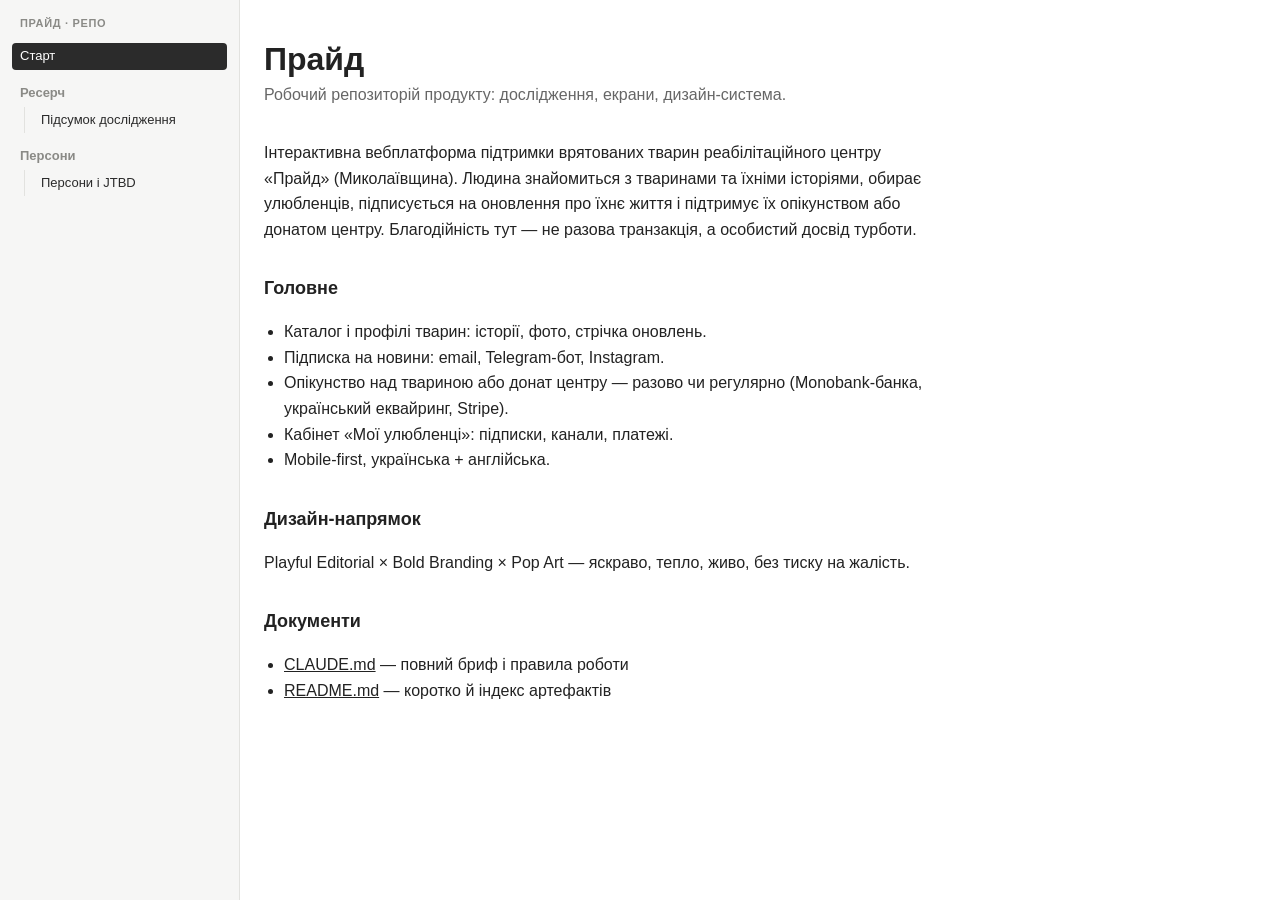
<file: index.html>
<!doctype html>
<html lang="uk" data-root="./">
<head>
  <meta charset="utf-8">
  <meta name="viewport" content="width=device-width, initial-scale=1">
  <title>Прайд · репо</title>
  <link rel="stylesheet" href="./_nav/nav.css">
  <script defer src="./_nav/tree.js"></script>
  <script defer src="./_nav/nav.js"></script>
  <style>
    body {
      margin: 0;
      background: #ffffff;
      color: #222;
      font: 16px/1.6 -apple-system, BlinkMacSystemFont, "Segoe UI", Roboto, sans-serif;
    }
    main { max-width: 680px; padding: 40px 24px 64px; }
    h1 { margin: 0 0 4px; font-size: 32px; line-height: 1.2; }
    .lead { margin: 0 0 32px; color: #666; }
    h2 { margin: 32px 0 8px; font-size: 18px; }
    ul { padding-left: 20px; }
    a { color: inherit; }
    @media (prefers-color-scheme: dark) {
      body { background: #141413; color: #e6e6e3; }
      .lead { color: #9a9a95; }
    }
  </style>
</head>
<body>
  <main>
    <h1>Прайд</h1>
    <p class="lead">Робочий репозиторій продукту: дослідження, екрани, дизайн-система.</p>

    <p>Інтерактивна вебплатформа підтримки врятованих тварин реабілітаційного центру «Прайд» (Миколаївщина). Людина знайомиться з тваринами та їхніми історіями, обирає улюбленців, підписується на оновлення про їхнє життя і підтримує їх опікунством або донатом центру. Благодійність тут — не разова транзакція, а особистий досвід турботи.</p>

    <h2>Головне</h2>
    <ul>
      <li>Каталог і профілі тварин: історії, фото, стрічка оновлень.</li>
      <li>Підписка на новини: email, Telegram-бот, Instagram.</li>
      <li>Опікунство над твариною або донат центру — разово чи регулярно (Monobank-банка, український еквайринг, Stripe).</li>
      <li>Кабінет «Мої улюбленці»: підписки, канали, платежі.</li>
      <li>Mobile-first, українська + англійська.</li>
    </ul>

    <h2>Дизайн-напрямок</h2>
    <p>Playful Editorial × Bold Branding × Pop Art — яскраво, тепло, живо, без тиску на жалість.</p>

    <h2>Документи</h2>
    <ul>
      <li><a href="https://github.com/diadieva/pride/blob/main/CLAUDE.md">CLAUDE.md</a> — повний бриф і правила роботи</li>
      <li><a href="https://github.com/diadieva/pride/blob/main/README.md">README.md</a> — коротко й індекс артефактів</li>
    </ul>
  </main>
</body>
</html>
</file>
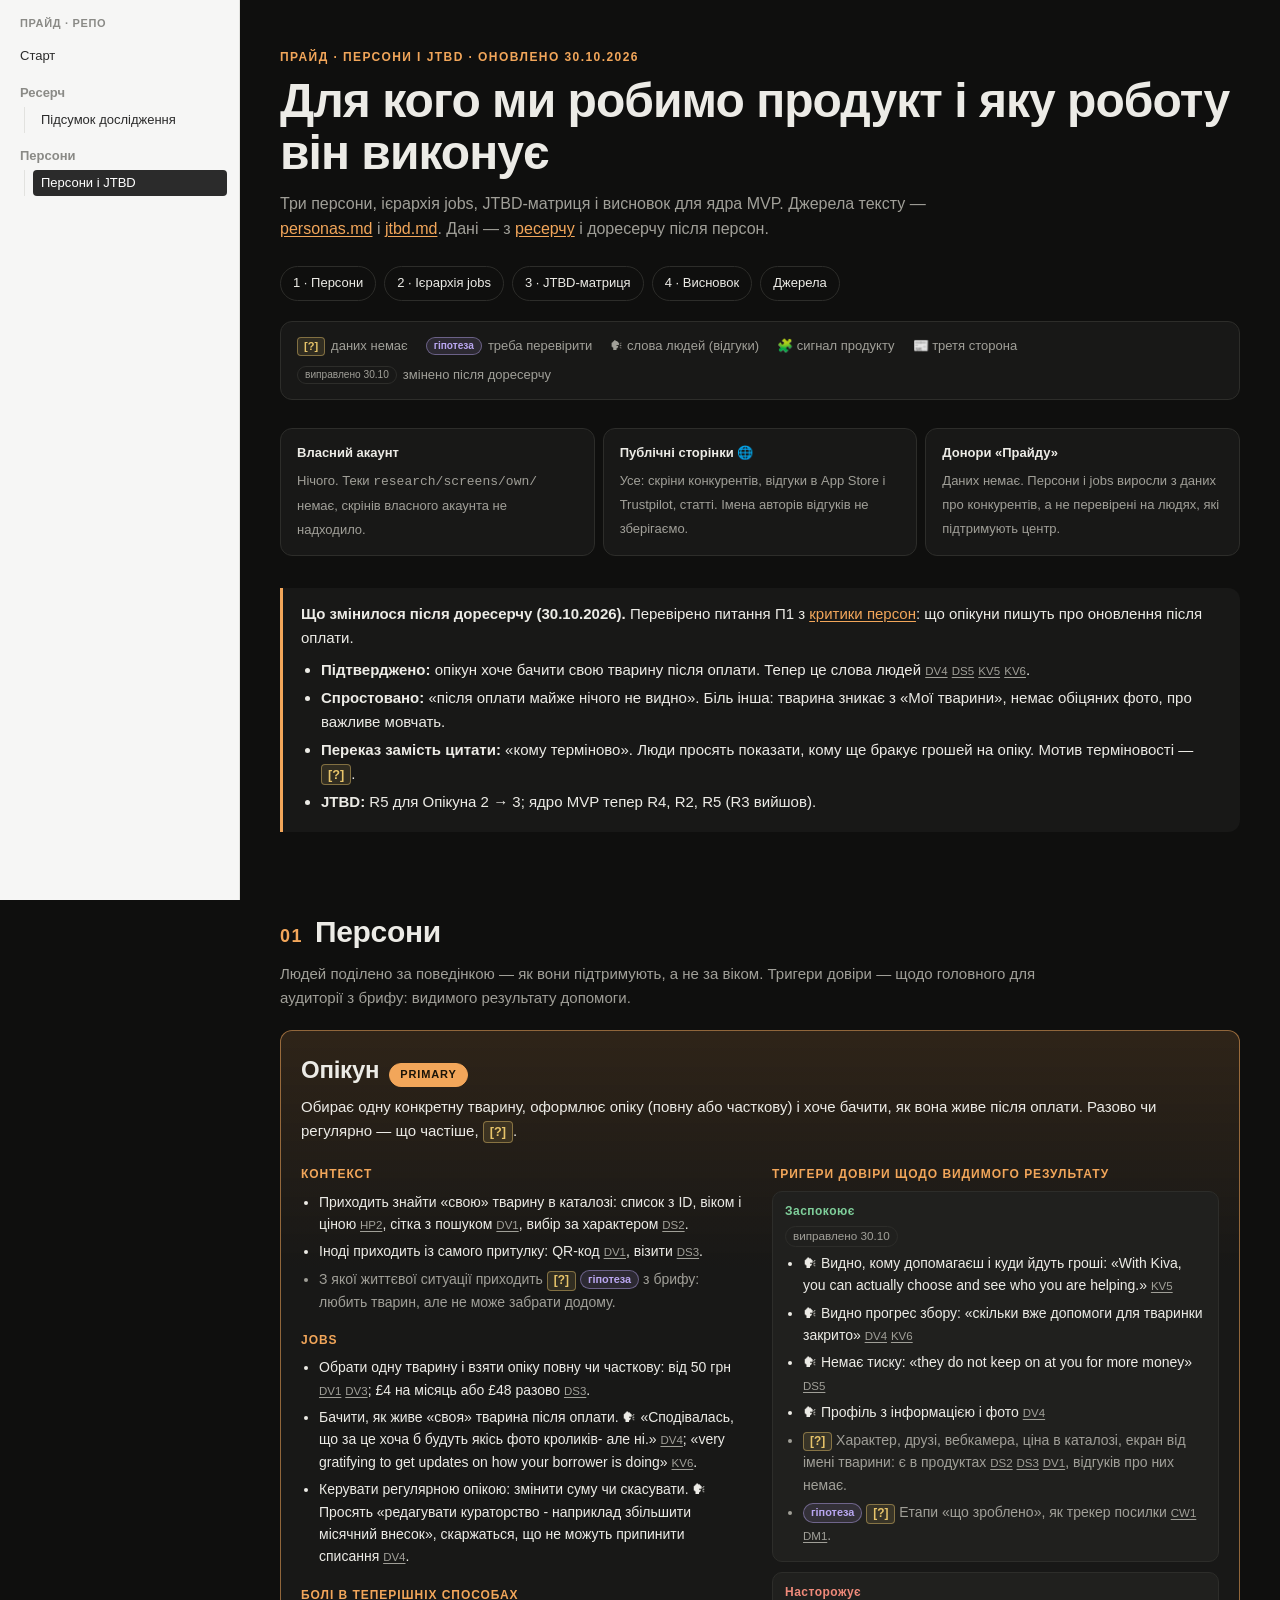
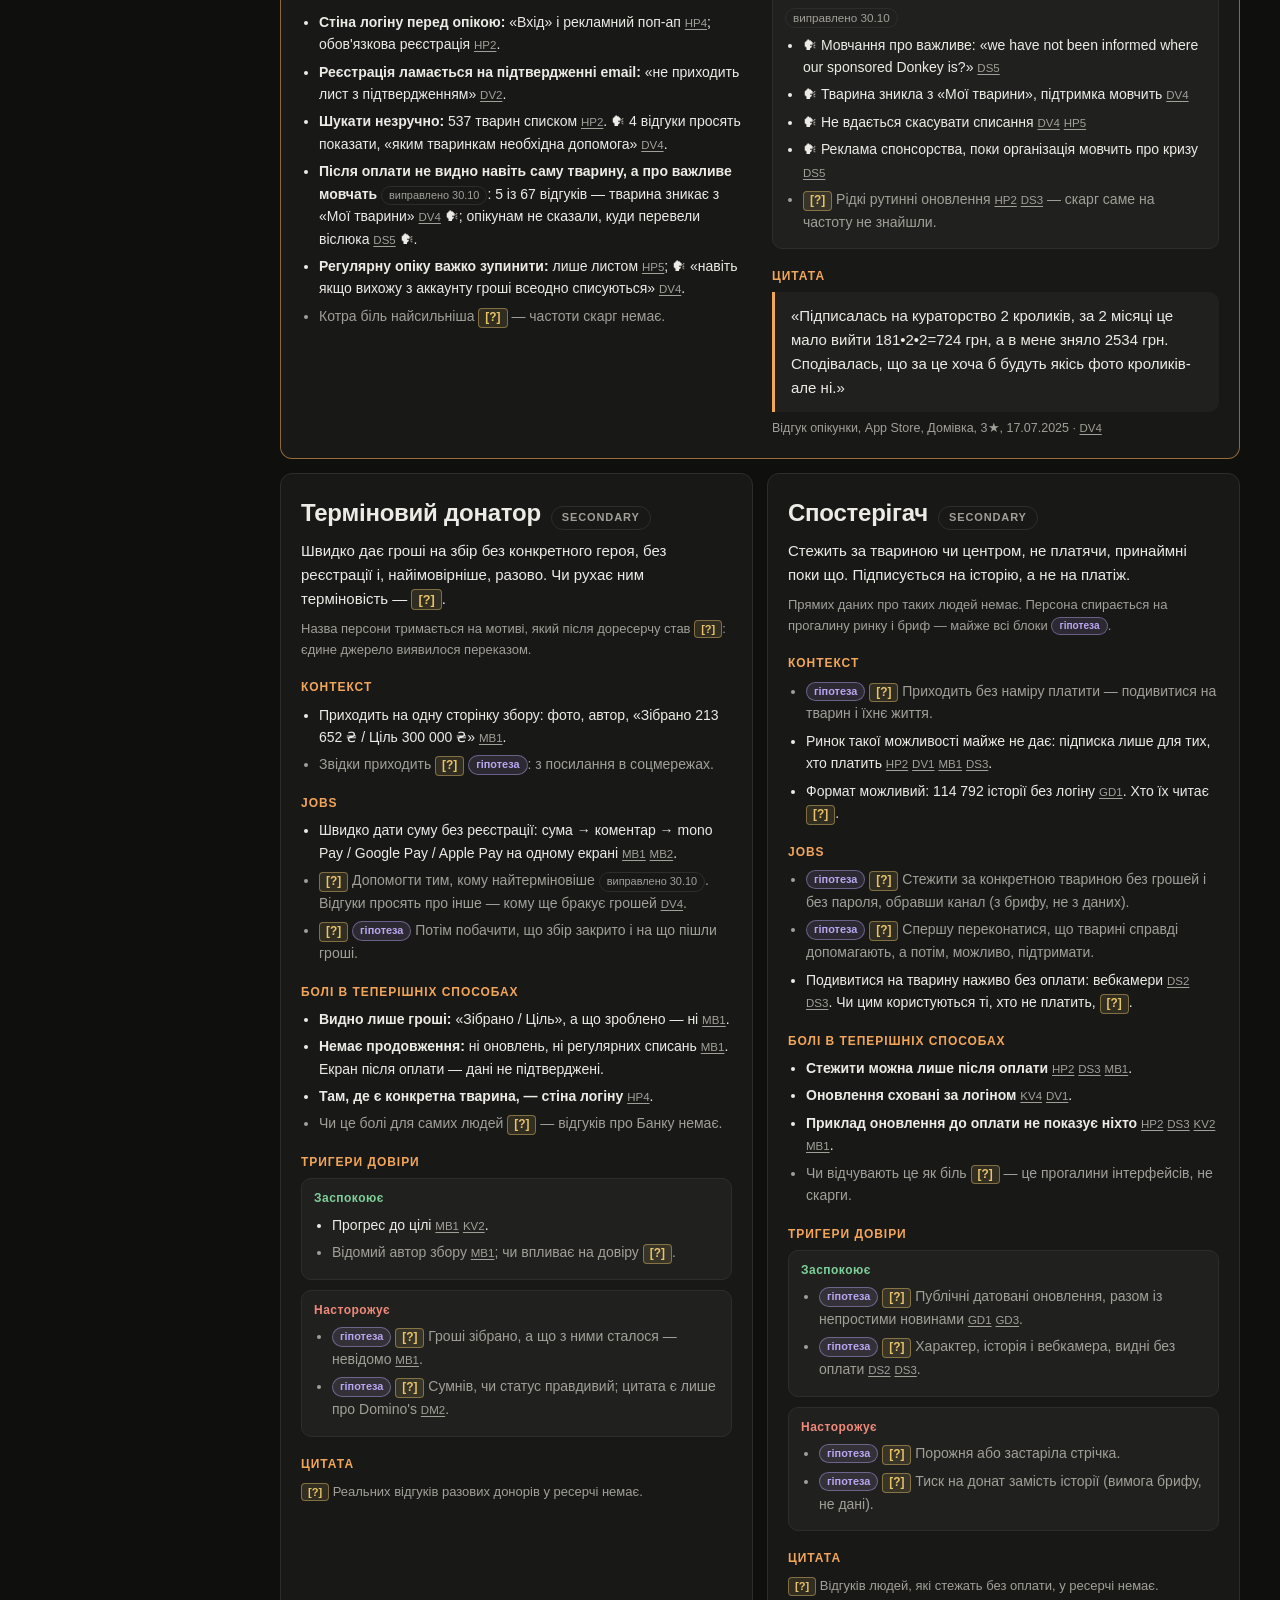
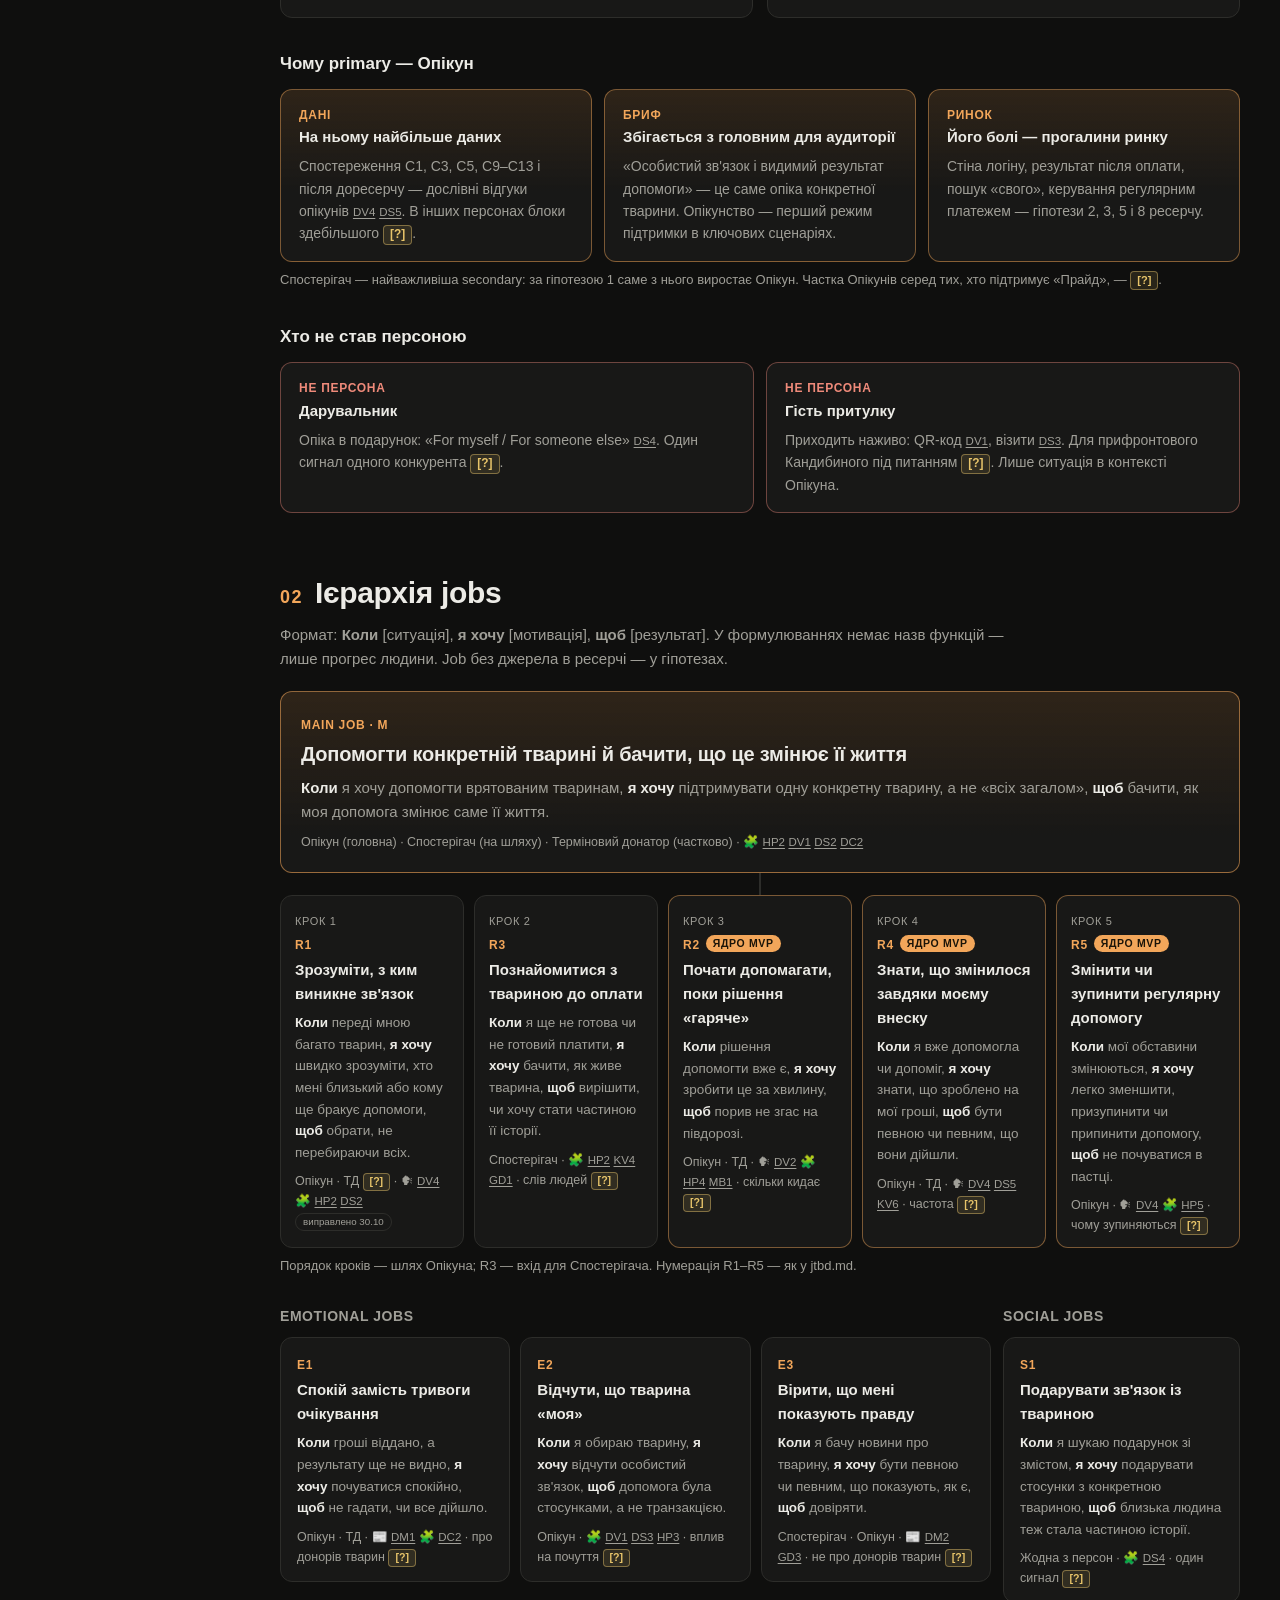
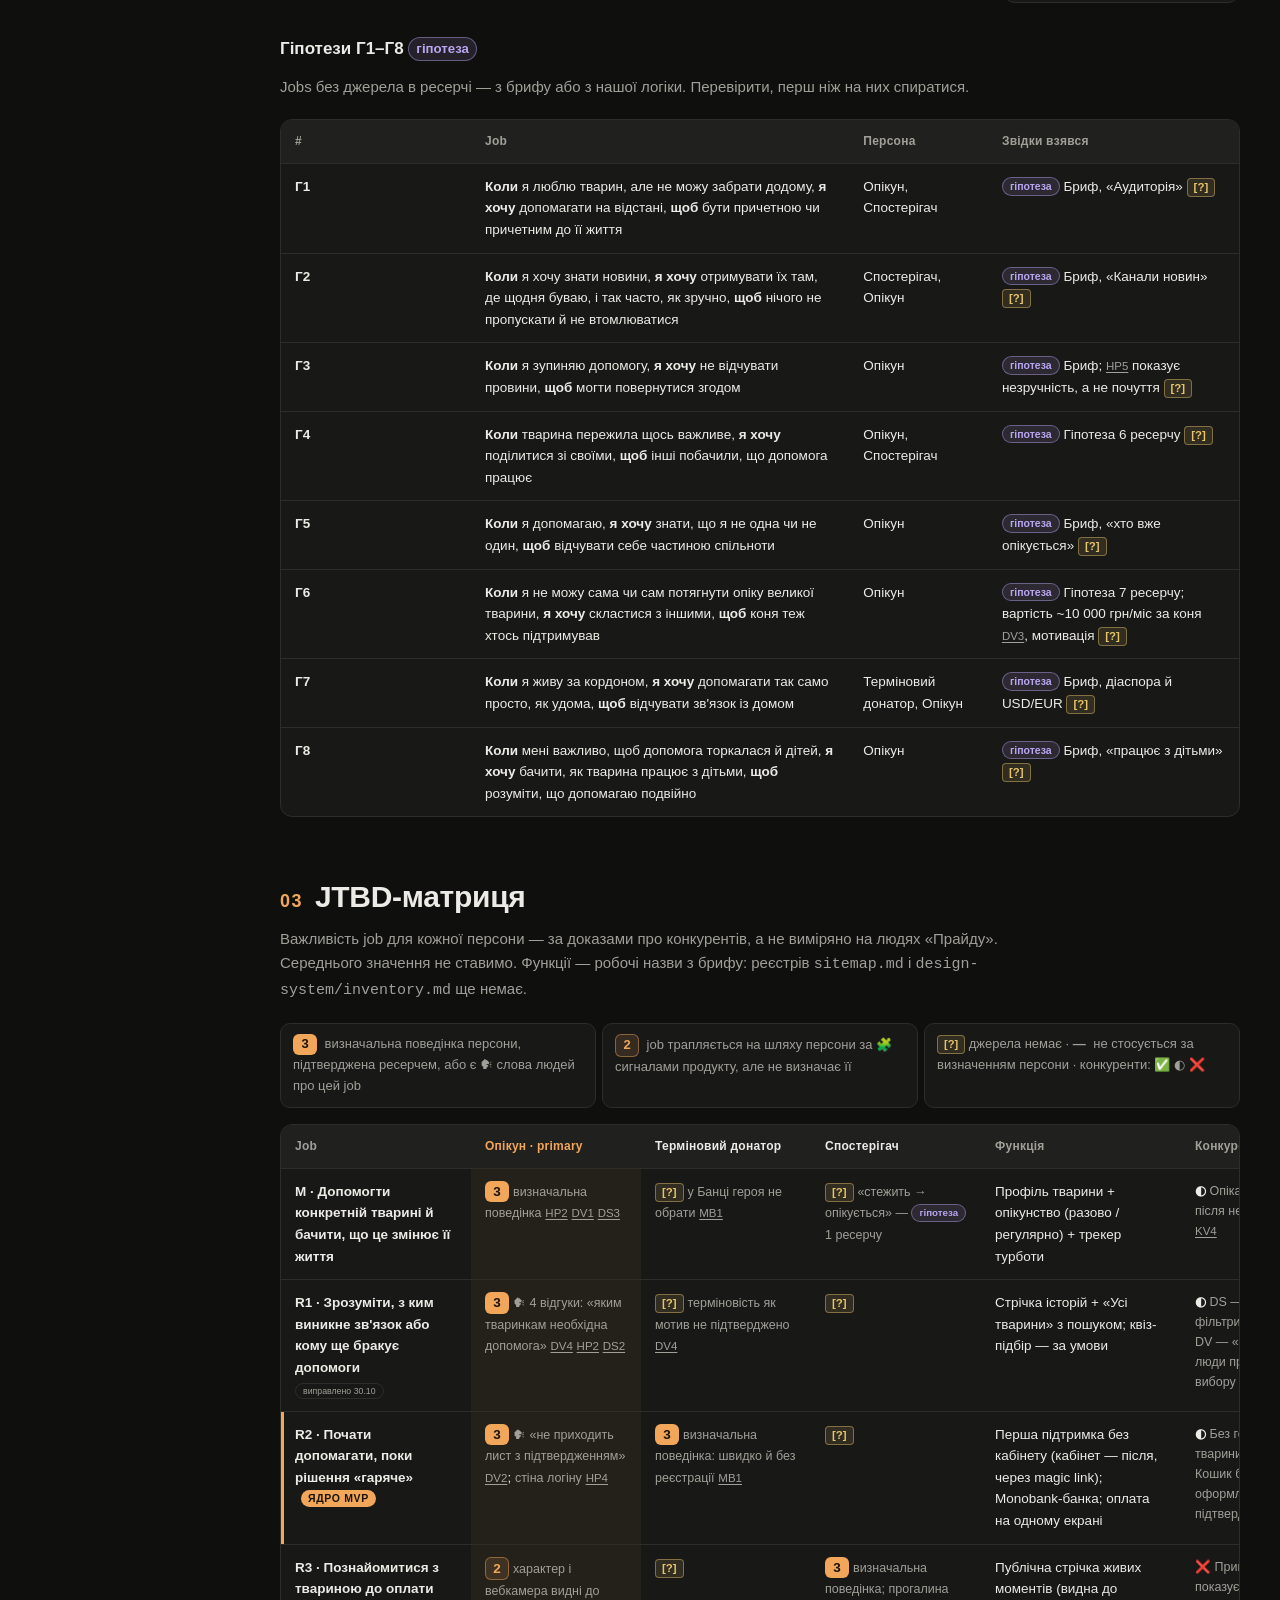
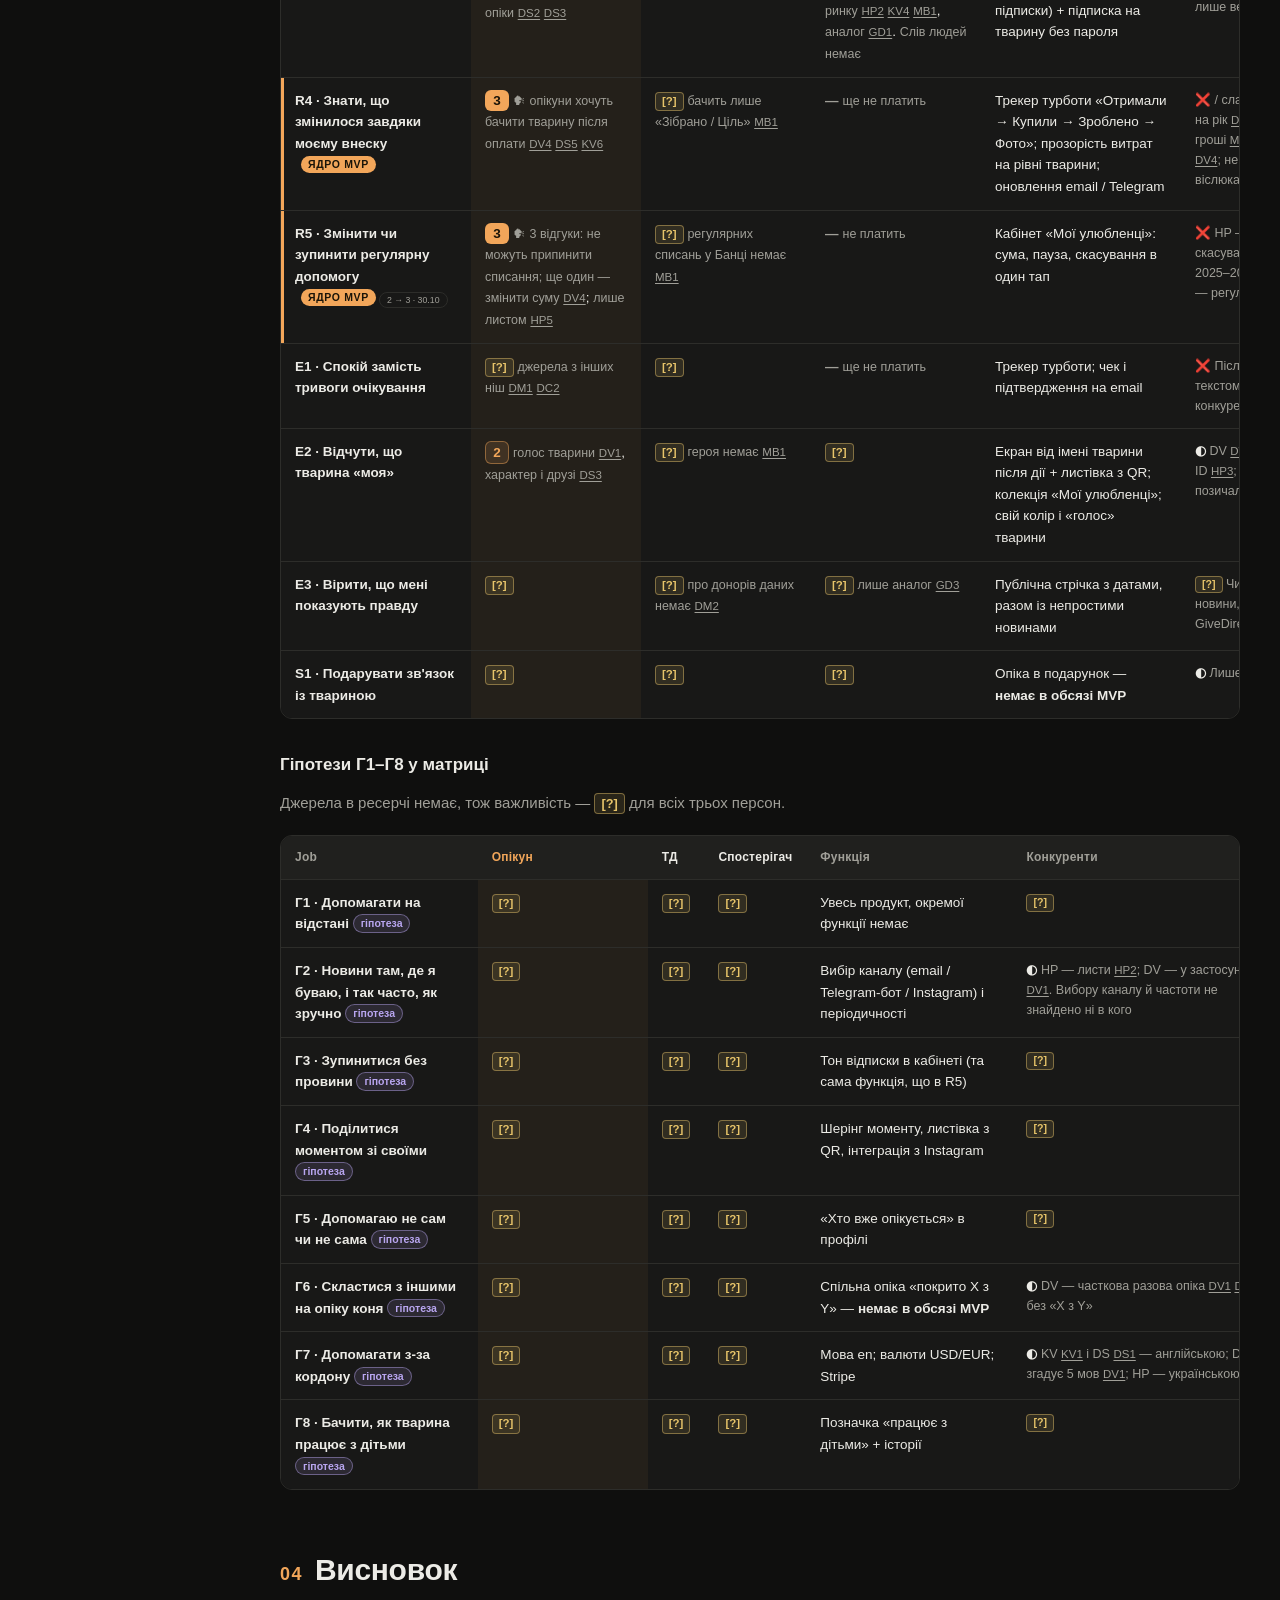
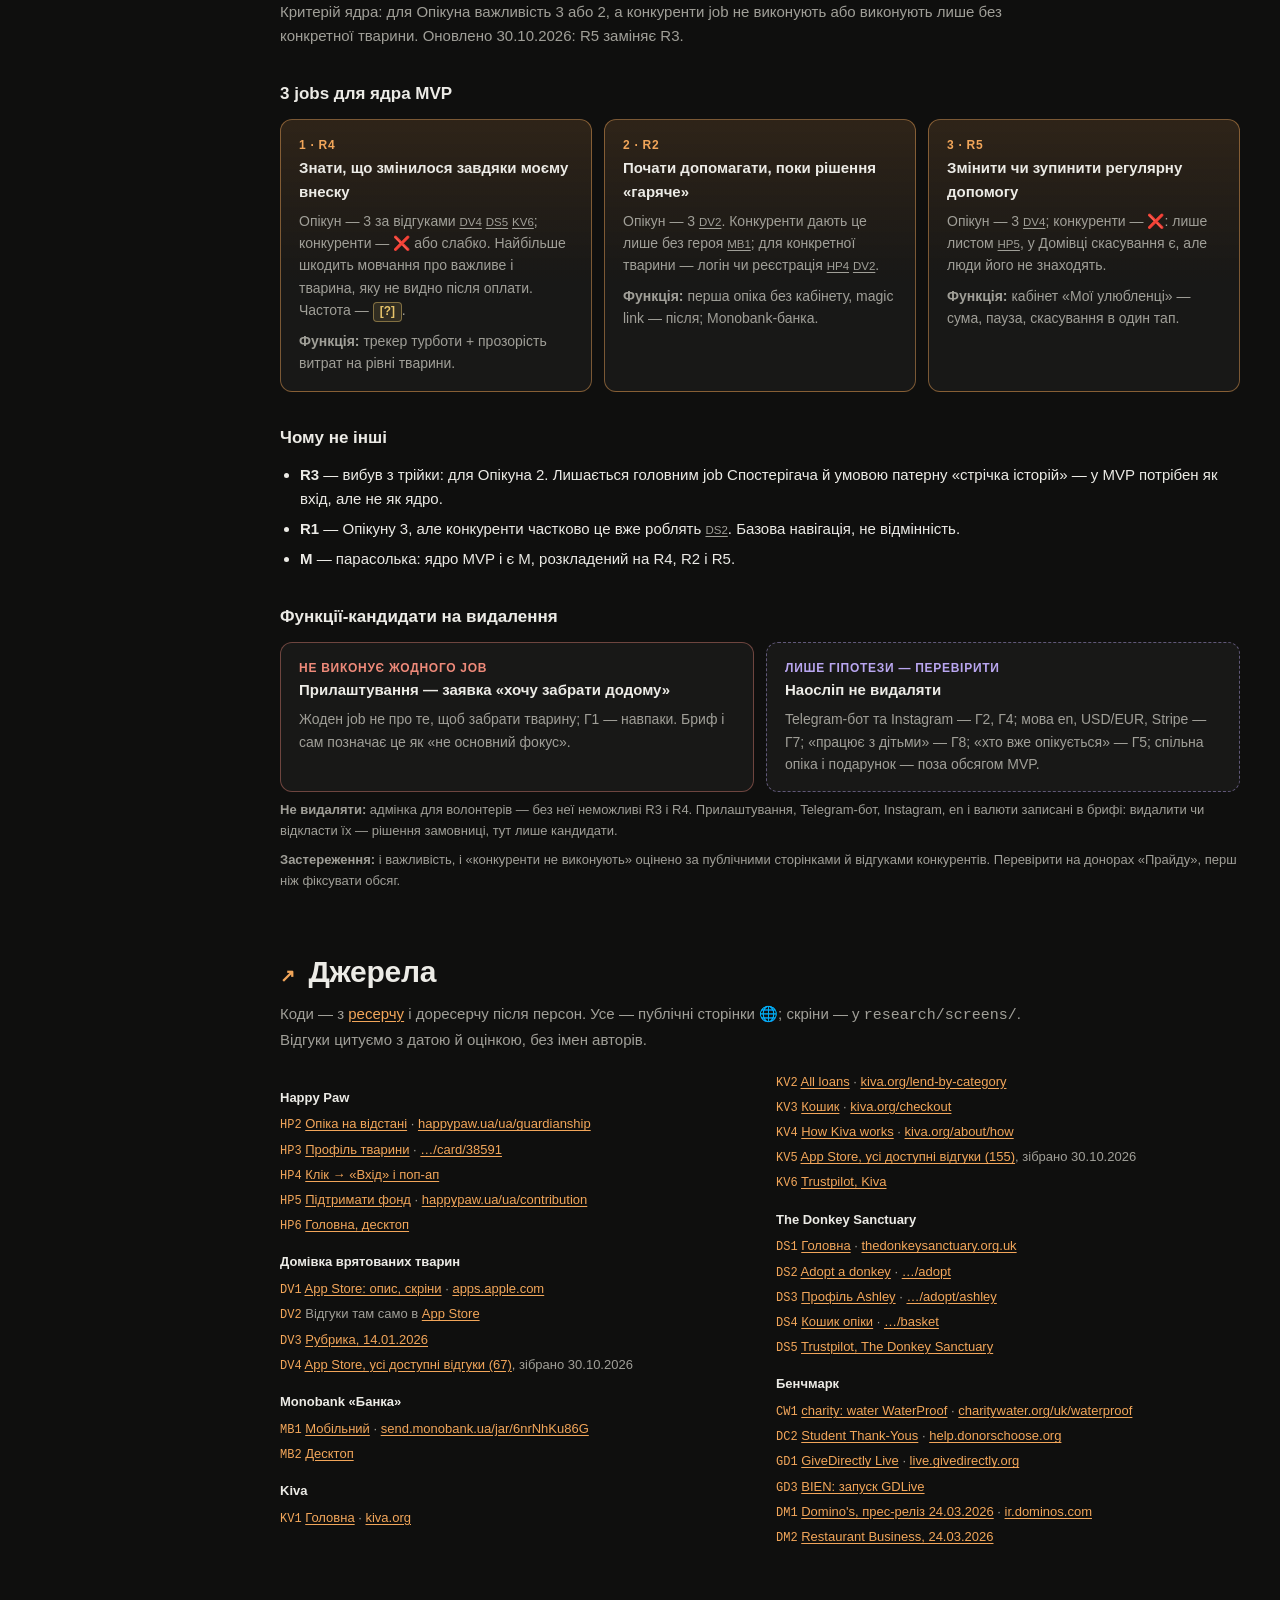
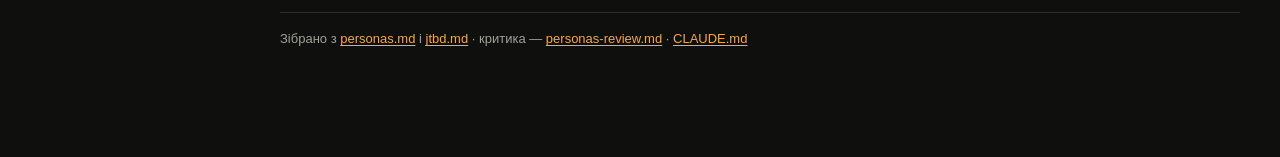
<file: personas.html>
<!doctype html>
<html lang="uk" data-root="./">
<head>
  <meta charset="utf-8">
  <meta name="viewport" content="width=device-width, initial-scale=1">
  <title>Прайд · Персони і JTBD</title>
  <link rel="stylesheet" href="./_nav/nav.css">
  <script defer src="./_nav/tree.js"></script>
  <script defer src="./_nav/nav.js"></script>
  <style>
    :root {
      color-scheme: dark;
      --bg: #0f0f0e;
      --surface: #181817;
      --surface-2: #20201e;
      --line: #2d2d2a;
      --text: #ecebe6;
      --muted: #a09f98;
      --accent: #f2a65a;
      --accent-soft: rgba(242, 166, 90, .14);
      --good: #7fcf9b;
      --warn: #e7c46a;
      --warn-soft: rgba(231, 196, 106, .12);
      --bad: #ef8a7a;
      --hyp: #b9a6f0;
      --hyp-soft: rgba(185, 166, 240, .12);
      --radius: 12px;
    }
    * { box-sizing: border-box; }
    html { scroll-behavior: smooth; }
    @media (prefers-reduced-motion: reduce) { html { scroll-behavior: auto; } }
    body {
      margin: 0;
      background: var(--bg);
      color: var(--text);
      font: 15px/1.6 -apple-system, BlinkMacSystemFont, "Segoe UI", Roboto, "Helvetica Neue", sans-serif;
      -webkit-font-smoothing: antialiased;
    }
    a { color: var(--accent); text-underline-offset: 2px; }
    a:focus-visible { outline: 2px solid var(--accent); outline-offset: 2px; border-radius: 3px; }
    main { max-width: 1120px; margin: 0 auto; padding: 32px 16px 96px; }
    @media (min-width: 900px) { main { padding: 48px 40px 120px; } }

    header.hero { margin-bottom: 32px; }
    .eyebrow { color: var(--accent); font-size: 12px; font-weight: 700; letter-spacing: .12em; text-transform: uppercase; margin: 0 0 8px; }
    h1 { font-size: clamp(30px, 6vw, 48px); line-height: 1.08; letter-spacing: -.02em; margin: 0 0 12px; }
    .lead { color: var(--muted); max-width: 720px; margin: 0; font-size: 16px; }
    .toc { display: flex; flex-wrap: wrap; gap: 8px; margin: 24px 0 0; padding: 0; list-style: none; }
    .toc a { display: inline-block; padding: 6px 12px; border: 1px solid var(--line); border-radius: 999px; color: var(--text); text-decoration: none; font-size: 13px; }
    .toc a:hover { border-color: var(--accent); }

    .provenance { display: grid; gap: 8px; margin: 28px 0 0; }
    @media (min-width: 720px) { .provenance { grid-template-columns: repeat(3, 1fr); } }
    .prov { background: var(--surface); border: 1px solid var(--line); border-radius: var(--radius); padding: 14px 16px; }
    .prov b { display: block; font-size: 13px; margin-bottom: 4px; }
    .prov span { color: var(--muted); font-size: 13px; }

    .legend { display: flex; flex-wrap: wrap; gap: 8px 18px; margin: 20px 0 0; padding: 14px 16px; background: var(--surface); border: 1px solid var(--line); border-radius: var(--radius); font-size: 13px; color: var(--muted); }
    .legend span.item { display: inline-flex; align-items: center; gap: 6px; }

    /* Позначки невизначеності — завжди видимі */
    .q { display: inline-block; padding: 0 6px; border-radius: 4px; background: var(--warn-soft); border: 1px solid rgba(231, 196, 106, .45); color: var(--warn); font-size: .85em; font-weight: 700; line-height: 1.5; white-space: nowrap; }
    .hyp { display: inline-block; padding: 0 7px; border-radius: 999px; background: var(--hyp-soft); border: 1px solid rgba(185, 166, 240, .45); color: var(--hyp); font-size: .78em; font-weight: 600; line-height: 1.6; white-space: nowrap; vertical-align: 1px; }
    .fix { display: inline-block; padding: 0 7px; border-radius: 999px; border: 1px solid var(--line); color: var(--muted); font-size: .78em; line-height: 1.6; white-space: nowrap; }
    .c { color: var(--muted); font-size: 11.5px; white-space: nowrap; }
    .c:hover { color: var(--accent); }

    section { padding-top: 56px; }
    section > h2 { font-size: clamp(22px, 4vw, 30px); letter-spacing: -.01em; margin: 0 0 6px; display: flex; align-items: baseline; gap: 12px; }
    section > h2 .num { color: var(--accent); font-size: .6em; font-weight: 700; letter-spacing: .08em; }
    .sub { color: var(--muted); margin: 0 0 20px; max-width: 760px; }
    h3 { font-size: 17px; margin: 32px 0 12px; }

    .callout { border-left: 3px solid var(--accent); background: var(--surface); padding: 14px 18px; border-radius: 0 var(--radius) var(--radius) 0; margin: 0 0 20px; }
    .callout p { margin: 0; }
    .callout ul { margin: 8px 0 0; padding-left: 20px; }
    .callout li { margin: 4px 0; }

    /* Картки персон */
    .personas { display: grid; gap: 14px; }
    @media (min-width: 900px) { .personas { grid-template-columns: 1fr 1fr; } .persona.primary { grid-column: 1 / -1; } }
    .persona { background: var(--surface); border: 1px solid var(--line); border-radius: var(--radius); padding: 20px; }
    .persona.primary { border-color: rgba(242, 166, 90, .55); background: linear-gradient(180deg, var(--accent-soft), var(--surface) 240px); }
    .persona-head { display: flex; flex-wrap: wrap; align-items: baseline; gap: 10px; margin-bottom: 6px; }
    .persona-head h3 { margin: 0; font-size: 24px; letter-spacing: -.01em; }
    .status { display: inline-block; padding: 2px 10px; border-radius: 999px; font-size: 11px; font-weight: 700; letter-spacing: .08em; text-transform: uppercase; border: 1px solid var(--line); color: var(--muted); }
    .status.primary { background: var(--accent); border-color: var(--accent); color: #1a1408; }
    .behavior { margin: 0 0 4px; font-size: 15px; }
    .note { color: var(--muted); font-size: 13px; margin: 8px 0 0; }
    .blocks { display: grid; gap: 4px 24px; }
    @media (min-width: 900px) { .persona.primary .blocks { grid-template-columns: 1fr 1fr; } }
    .block h4 { font-size: 12px; font-weight: 700; letter-spacing: .08em; text-transform: uppercase; color: var(--accent); margin: 18px 0 6px; }
    .block ul { margin: 0; padding-left: 18px; font-size: 14px; }
    .block li { margin: 5px 0; }
    .block li.muted { color: var(--muted); }
    .trust { display: grid; gap: 10px; }
    .trust .t { border: 1px solid var(--line); border-radius: 10px; padding: 10px 12px; background: var(--surface-2); }
    .trust .t b { display: block; font-size: 12px; letter-spacing: .04em; margin-bottom: 2px; }
    .trust .t.calm b { color: var(--good); }
    .trust .t.alarm b { color: var(--bad); }
    blockquote { margin: 0; padding: 12px 16px; border-left: 3px solid var(--accent); background: var(--surface-2); border-radius: 0 10px 10px 0; font-size: 15px; }
    blockquote + p { color: var(--muted); font-size: 12.5px; margin: 6px 0 0; }

    .cards { display: grid; gap: 12px; }
    @media (min-width: 760px) { .cards.two { grid-template-columns: repeat(2, 1fr); } .cards.three { grid-template-columns: repeat(3, 1fr); } }
    .card { background: var(--surface); border: 1px solid var(--line); border-radius: var(--radius); padding: 16px 18px; }
    .card h4 { margin: 0 0 6px; font-size: 15px; }
    .card p { margin: 0; color: var(--muted); font-size: 14px; }
    .card p + p { margin-top: 8px; }
    .card .k { color: var(--accent); font-weight: 700; font-size: 12px; letter-spacing: .06em; }
    .card.no { border-color: rgba(239, 138, 122, .4); }
    .card.no .k { color: var(--bad); }
    .card.yes { border-color: rgba(242, 166, 90, .45); background: linear-gradient(180deg, var(--accent-soft), var(--surface) 60%); }
    .card.hyp-card { border-style: dashed; border-color: rgba(185, 166, 240, .45); }

    /* Ієрархія jobs */
    .tree { display: grid; gap: 0; }
    .job { background: var(--surface); border: 1px solid var(--line); border-radius: var(--radius); padding: 14px 16px; }
    .job .id { color: var(--accent); font-weight: 700; font-size: 12px; letter-spacing: .06em; }
    .job h4 { margin: 2px 0 6px; font-size: 15px; }
    .job .jtbd { margin: 0; color: var(--muted); font-size: 13.5px; }
    .job .jtbd b { color: var(--text); font-weight: 600; }
    .job .meta { margin: 8px 0 0; font-size: 12.5px; color: var(--muted); }
    .job.main { border-color: rgba(242, 166, 90, .55); background: linear-gradient(180deg, var(--accent-soft), var(--surface) 80%); padding: 20px; }
    .job.main h4 { font-size: 20px; letter-spacing: -.01em; }
    .job.main .jtbd { font-size: 15px; }
    .job.core { border-color: rgba(242, 166, 90, .45); }
    .mvp { display: inline-block; margin-left: 6px; padding: 0 7px; border-radius: 999px; background: var(--accent); color: #1a1408; font-size: 10.5px; font-weight: 700; letter-spacing: .06em; text-transform: uppercase; vertical-align: 2px; }
    .connector { width: 2px; height: 22px; background: var(--line); margin: 0 auto; }
    .path { display: grid; gap: 10px; position: relative; }
    @media (min-width: 900px) { .path { grid-template-columns: repeat(5, 1fr); } }
    .path .job { padding: 12px 14px; }
    .path .step { color: var(--muted); font-size: 11px; letter-spacing: .06em; text-transform: uppercase; }
    .side { display: grid; gap: 12px; margin-top: 28px; }
    @media (min-width: 900px) { .side { grid-template-columns: 3fr 1fr; } }
    .side h3 { margin: 0 0 10px; font-size: 14px; color: var(--muted); font-weight: 600; letter-spacing: .04em; text-transform: uppercase; }
    .side .grid { display: grid; gap: 10px; }
    @media (min-width: 760px) { .side .grid.e { grid-template-columns: repeat(3, 1fr); } }

    /* Таблиці */
    .table-wrap { overflow-x: auto; border: 1px solid var(--line); border-radius: var(--radius); background: var(--surface); }
    table { border-collapse: collapse; width: 100%; font-size: 13.5px; }
    .matrix table { min-width: 1000px; }
    th, td { text-align: left; vertical-align: top; padding: 12px 14px; border-bottom: 1px solid var(--line); }
    thead th { background: var(--surface-2); color: var(--muted); font-size: 12px; font-weight: 600; letter-spacing: .02em; }
    thead th.pcol { color: var(--text); }
    thead th.pcol.primary { color: var(--accent); }
    tbody tr:last-child td, tbody tr:last-child th { border-bottom: 0; }
    tbody th { font-weight: 600; min-width: 190px; }
    tbody th small { display: block; color: var(--muted); font-weight: 400; margin-top: 2px; }
    tbody tr.core th { box-shadow: inset 3px 0 0 var(--accent); }
    td.p { min-width: 170px; }
    td.p.primary { background: rgba(242, 166, 90, .05); }
    .sc { display: inline-block; min-width: 24px; padding: 0 6px; border-radius: 6px; text-align: center; font-weight: 800; font-variant-numeric: tabular-nums; margin-right: 4px; }
    .sc.s3 { background: var(--accent); color: #1a1408; }
    .sc.s2 { background: var(--accent-soft); color: var(--accent); border: 1px solid rgba(242, 166, 90, .45); }
    .na { color: var(--muted); font-weight: 700; margin-right: 4px; }
    td .why { color: var(--muted); font-size: 12.5px; }
    td.fn { min-width: 200px; }
    td.cmp { min-width: 260px; color: var(--muted); font-size: 12.5px; }
    td.cmp b { color: var(--text); font-weight: 600; }
    .scale { display: grid; gap: 6px; margin: 0 0 16px; font-size: 13px; color: var(--muted); }
    @media (min-width: 760px) { .scale { grid-template-columns: repeat(3, 1fr); } }
    .scale div { background: var(--surface); border: 1px solid var(--line); border-radius: 10px; padding: 10px 12px; }

    ol.clean, ul.clean { margin: 0; padding-left: 20px; }
    ol.clean li, ul.clean li { margin: 6px 0; }
    ol.clean > li > ul { padding-left: 18px; color: var(--muted); font-size: 14px; }

    .sources { columns: 1; font-size: 13px; color: var(--muted); }
    @media (min-width: 760px) { .sources { columns: 2; column-gap: 32px; } }
    .sources h4 { color: var(--text); font-size: 13px; margin: 16px 0 6px; break-after: avoid; }
    .sources p { margin: 4px 0; break-inside: avoid; }
    .sources code { color: var(--accent); font-size: 12px; }
    :target { scroll-margin-top: 16px; }
    .sources p:target { background: var(--accent-soft); border-radius: 4px; }
    footer { margin-top: 64px; color: var(--muted); font-size: 13px; border-top: 1px solid var(--line); padding-top: 16px; }
  </style>
</head>
<body>
<main>
  <header class="hero">
    <p class="eyebrow">Прайд · персони і JTBD · оновлено 30.10.2026</p>
    <h1>Для кого ми робимо продукт і яку роботу він виконує</h1>
    <p class="lead">Три персони, ієрархія jobs, JTBD-матриця і висновок для ядра MVP. Джерела тексту — <a href="https://github.com/diadieva/pride/blob/main/personas.md">personas.md</a> і <a href="https://github.com/diadieva/pride/blob/main/jtbd.md">jtbd.md</a>. Дані — з <a href="research/research.html">ресерчу</a> і доресерчу після персон.</p>
    <ul class="toc">
      <li><a href="#personas">1 · Персони</a></li>
      <li><a href="#jobs">2 · Ієрархія jobs</a></li>
      <li><a href="#matrix">3 · JTBD-матриця</a></li>
      <li><a href="#conclusion">4 · Висновок</a></li>
      <li><a href="#sources">Джерела</a></li>
    </ul>
    <div class="legend" aria-label="Позначки">
      <span class="item"><span class="q">[?]</span> даних немає</span>
      <span class="item"><span class="hyp">гіпотеза</span> треба перевірити</span>
      <span class="item">🗣 слова людей (відгуки)</span>
      <span class="item">🧩 сигнал продукту</span>
      <span class="item">📰 третя сторона</span>
      <span class="item"><span class="fix">виправлено 30.10</span> змінено після доресерчу</span>
    </div>
    <div class="provenance">
      <div class="prov"><b>Власний акаунт</b><span>Нічого. Теки <code>research/screens/own/</code> немає, скрінів власного акаунта не надходило.</span></div>
      <div class="prov"><b>Публічні сторінки 🌐</b><span>Усе: скріни конкурентів, відгуки в App Store і Trustpilot, статті. Імена авторів відгуків не зберігаємо.</span></div>
      <div class="prov"><b>Донори «Прайду»</b><span>Даних немає. Персони і jobs виросли з даних про конкурентів, а не перевірені на людях, які підтримують центр.</span></div>
    </div>
  </header>

  <div class="callout">
    <p><b>Що змінилося після доресерчу (30.10.2026).</b> Перевірено питання П1 з <a href="https://github.com/diadieva/pride/blob/main/research/notes/personas-review.md">критики персон</a>: що опікуни пишуть про оновлення після оплати.</p>
    <ul>
      <li><b>Підтверджено:</b> опікун хоче бачити свою тварину після оплати. Тепер це слова людей <a class="c" href="#src-DV4">DV4</a> <a class="c" href="#src-DS5">DS5</a> <a class="c" href="#src-KV5">KV5</a> <a class="c" href="#src-KV6">KV6</a>.</li>
      <li><b>Спростовано:</b> «після оплати майже нічого не видно». Біль інша: тварина зникає з «Мої тварини», немає обіцяних фото, про важливе мовчать.</li>
      <li><b>Переказ замість цитати:</b> «кому терміново». Люди просять показати, кому ще бракує грошей на опіку. Мотив терміновості — <span class="q">[?]</span>.</li>
      <li><b>JTBD:</b> R5 для Опікуна 2 → 3; ядро MVP тепер R4, R2, R5 (R3 вийшов).</li>
    </ul>
  </div>

  <!-- 1. ПЕРСОНИ -->
  <section id="personas">
    <h2><span class="num">01</span> Персони</h2>
    <p class="sub">Людей поділено за поведінкою — як вони підтримують, а не за віком. Тригери довіри — щодо головного для аудиторії з брифу: видимого результату допомоги.</p>

    <div class="personas">

      <!-- Опікун -->
      <article class="persona primary" id="guardian">
        <div class="persona-head">
          <h3>Опікун</h3>
          <span class="status primary">primary</span>
        </div>
        <p class="behavior">Обирає одну конкретну тварину, оформлює опіку (повну або часткову) і хоче бачити, як вона живе після оплати. Разово чи регулярно — що частіше, <span class="q">[?]</span>.</p>

        <div class="blocks">
          <div class="block">
            <h4>Контекст</h4>
            <ul>
              <li>Приходить знайти «свою» тварину в каталозі: список з ID, віком і ціною <a class="c" href="#src-HP2">HP2</a>, сітка з пошуком <a class="c" href="#src-DV1">DV1</a>, вибір за характером <a class="c" href="#src-DS2">DS2</a>.</li>
              <li>Іноді приходить із самого притулку: QR-код <a class="c" href="#src-DV1">DV1</a>, візити <a class="c" href="#src-DS3">DS3</a>.</li>
              <li class="muted">З якої життєвої ситуації приходить <span class="q">[?]</span> <span class="hyp">гіпотеза</span> з брифу: любить тварин, але не може забрати додому.</li>
            </ul>

            <h4>Jobs</h4>
            <ul>
              <li>Обрати одну тварину і взяти опіку повну чи часткову: від 50 грн <a class="c" href="#src-DV1">DV1</a> <a class="c" href="#src-DV3">DV3</a>; £4 на місяць або £48 разово <a class="c" href="#src-DS3">DS3</a>.</li>
              <li>Бачити, як живе «своя» тварина після оплати. 🗣 «Сподівалась, що за це хоча б будуть якісь фото кроликів- але ні.» <a class="c" href="#src-DV4">DV4</a>; «very gratifying to get updates on how your borrower is doing» <a class="c" href="#src-KV6">KV6</a>.</li>
              <li>Керувати регулярною опікою: змінити суму чи скасувати. 🗣 Просять «редагувати кураторство - наприклад збільшити місячний внесок», скаржаться, що не можуть припинити списання <a class="c" href="#src-DV4">DV4</a>.</li>
            </ul>

            <h4>Болі в теперішніх способах</h4>
            <ul>
              <li><b>Стіна логіну перед опікою:</b> «Вхід» і рекламний поп-ап <a class="c" href="#src-HP4">HP4</a>; обов'язкова реєстрація <a class="c" href="#src-HP2">HP2</a>.</li>
              <li><b>Реєстрація ламається на підтвердженні email:</b> «не приходить лист з підтвердженням» <a class="c" href="#src-DV2">DV2</a>.</li>
              <li><b>Шукати незручно:</b> 537 тварин списком <a class="c" href="#src-HP2">HP2</a>. 🗣 4 відгуки просять показати, «яким тваринкам необхідна допомога» <a class="c" href="#src-DV4">DV4</a>.</li>
              <li><b>Після оплати не видно навіть саму тварину, а про важливе мовчать</b> <span class="fix">виправлено 30.10</span>: 5 із 67 відгуків — тварина зникає з «Мої тварини» <a class="c" href="#src-DV4">DV4</a> 🗣; опікунам не сказали, куди перевели віслюка <a class="c" href="#src-DS5">DS5</a> 🗣.</li>
              <li><b>Регулярну опіку важко зупинити:</b> лише листом <a class="c" href="#src-HP5">HP5</a>; 🗣 «навіть якщо вихожу з аккаунту гроші всеодно списуються» <a class="c" href="#src-DV4">DV4</a>.</li>
              <li class="muted">Котра біль найсильніша <span class="q">[?]</span> — частоти скарг немає.</li>
            </ul>
          </div>

          <div class="block">
            <h4>Тригери довіри щодо видимого результату</h4>
            <div class="trust">
              <div class="t calm">
                <b>Заспокоює</b> <span class="fix">виправлено 30.10</span>
                <ul>
                  <li>🗣 Видно, кому допомагаєш і куди йдуть гроші: «With Kiva, you can actually choose and see who you are helping.» <a class="c" href="#src-KV5">KV5</a></li>
                  <li>🗣 Видно прогрес збору: «скільки вже допомоги для тваринки закрито» <a class="c" href="#src-DV4">DV4</a> <a class="c" href="#src-KV6">KV6</a></li>
                  <li>🗣 Немає тиску: «they do not keep on at you for more money» <a class="c" href="#src-DS5">DS5</a></li>
                  <li>🗣 Профіль з інформацією і фото <a class="c" href="#src-DV4">DV4</a></li>
                  <li class="muted"><span class="q">[?]</span> Характер, друзі, вебкамера, ціна в каталозі, екран від імені тварини: є в продуктах <a class="c" href="#src-DS2">DS2</a> <a class="c" href="#src-DS3">DS3</a> <a class="c" href="#src-DV1">DV1</a>, відгуків про них немає.</li>
                  <li class="muted"><span class="hyp">гіпотеза</span> <span class="q">[?]</span> Етапи «що зроблено», як трекер посилки <a class="c" href="#src-CW1">CW1</a> <a class="c" href="#src-DM1">DM1</a>.</li>
                </ul>
              </div>
              <div class="t alarm">
                <b>Насторожує</b> <span class="fix">виправлено 30.10</span>
                <ul>
                  <li>🗣 Мовчання про важливе: «we have not been informed where our sponsored Donkey is?» <a class="c" href="#src-DS5">DS5</a></li>
                  <li>🗣 Тварина зникла з «Мої тварини», підтримка мовчить <a class="c" href="#src-DV4">DV4</a></li>
                  <li>🗣 Не вдається скасувати списання <a class="c" href="#src-DV4">DV4</a> <a class="c" href="#src-HP5">HP5</a></li>
                  <li>🗣 Реклама спонсорства, поки організація мовчить про кризу <a class="c" href="#src-DS5">DS5</a></li>
                  <li class="muted"><span class="q">[?]</span> Рідкі рутинні оновлення <a class="c" href="#src-HP2">HP2</a> <a class="c" href="#src-DS3">DS3</a> — скарг саме на частоту не знайшли.</li>
                </ul>
              </div>
            </div>

            <h4>Цитата</h4>
            <blockquote>«Підписалась на кураторство 2 кроликів, за 2 місяці це мало вийти 181•2•2=724 грн, а в мене зняло 2534 грн. Сподівалась, що за це хоча б будуть якісь фото кроликів- але ні.»</blockquote>
            <p>Відгук опікунки, App Store, Домівка, 3★, 17.07.2025 · <a class="c" href="#src-DV4">DV4</a></p>
          </div>
        </div>
      </article>

      <!-- Терміновий донатор -->
      <article class="persona" id="urgent-donor">
        <div class="persona-head">
          <h3>Терміновий донатор</h3>
          <span class="status">secondary</span>
        </div>
        <p class="behavior">Швидко дає гроші на збір без конкретного героя, без реєстрації і, найімовірніше, разово. Чи рухає ним терміновість — <span class="q">[?]</span>.</p>
        <p class="note">Назва персони тримається на мотиві, який після доресерчу став <span class="q">[?]</span>: єдине джерело виявилося переказом.</p>

        <div class="blocks">
          <div class="block">
            <h4>Контекст</h4>
            <ul>
              <li>Приходить на одну сторінку збору: фото, автор, «Зібрано 213 652 ₴ / Ціль 300 000 ₴» <a class="c" href="#src-MB1">MB1</a>.</li>
              <li class="muted">Звідки приходить <span class="q">[?]</span> <span class="hyp">гіпотеза</span>: з посилання в соцмережах.</li>
            </ul>
            <h4>Jobs</h4>
            <ul>
              <li>Швидко дати суму без реєстрації: сума → коментар → mono Pay / Google Pay / Apple Pay на одному екрані <a class="c" href="#src-MB1">MB1</a> <a class="c" href="#src-MB2">MB2</a>.</li>
              <li class="muted"><span class="q">[?]</span> Допомогти тим, кому найтерміновіше <span class="fix">виправлено 30.10</span>. Відгуки просять про інше — кому ще бракує грошей <a class="c" href="#src-DV4">DV4</a>.</li>
              <li class="muted"><span class="q">[?]</span> <span class="hyp">гіпотеза</span> Потім побачити, що збір закрито і на що пішли гроші.</li>
            </ul>
            <h4>Болі в теперішніх способах</h4>
            <ul>
              <li><b>Видно лише гроші:</b> «Зібрано / Ціль», а що зроблено — ні <a class="c" href="#src-MB1">MB1</a>.</li>
              <li><b>Немає продовження:</b> ні оновлень, ні регулярних списань <a class="c" href="#src-MB1">MB1</a>. Екран після оплати — дані не підтверджені.</li>
              <li><b>Там, де є конкретна тварина, — стіна логіну</b> <a class="c" href="#src-HP4">HP4</a>.</li>
              <li class="muted">Чи це болі для самих людей <span class="q">[?]</span> — відгуків про Банку немає.</li>
            </ul>
            <h4>Тригери довіри</h4>
            <div class="trust">
              <div class="t calm"><b>Заспокоює</b>
                <ul>
                  <li>Прогрес до цілі <a class="c" href="#src-MB1">MB1</a> <a class="c" href="#src-KV2">KV2</a>.</li>
                  <li class="muted">Відомий автор збору <a class="c" href="#src-MB1">MB1</a>; чи впливає на довіру <span class="q">[?]</span>.</li>
                </ul>
              </div>
              <div class="t alarm"><b>Насторожує</b>
                <ul>
                  <li class="muted"><span class="hyp">гіпотеза</span> <span class="q">[?]</span> Гроші зібрано, а що з ними сталося — невідомо <a class="c" href="#src-MB1">MB1</a>.</li>
                  <li class="muted"><span class="hyp">гіпотеза</span> <span class="q">[?]</span> Сумнів, чи статус правдивий; цитата є лише про Domino's <a class="c" href="#src-DM2">DM2</a>.</li>
                </ul>
              </div>
            </div>
            <h4>Цитата</h4>
            <p class="note"><span class="q">[?]</span> Реальних відгуків разових донорів у ресерчі немає.</p>
          </div>
        </div>
      </article>

      <!-- Спостерігач -->
      <article class="persona" id="observer">
        <div class="persona-head">
          <h3>Спостерігач</h3>
          <span class="status">secondary</span>
        </div>
        <p class="behavior">Стежить за твариною чи центром, не платячи, принаймні поки що. Підписується на історію, а не на платіж.</p>
        <p class="note">Прямих даних про таких людей немає. Персона спирається на прогалину ринку і бриф — майже всі блоки <span class="hyp">гіпотеза</span>.</p>

        <div class="blocks">
          <div class="block">
            <h4>Контекст</h4>
            <ul>
              <li class="muted"><span class="hyp">гіпотеза</span> <span class="q">[?]</span> Приходить без наміру платити — подивитися на тварин і їхнє життя.</li>
              <li>Ринок такої можливості майже не дає: підписка лише для тих, хто платить <a class="c" href="#src-HP2">HP2</a> <a class="c" href="#src-DV1">DV1</a> <a class="c" href="#src-MB1">MB1</a> <a class="c" href="#src-DS3">DS3</a>.</li>
              <li>Формат можливий: 114 792 історії без логіну <a class="c" href="#src-GD1">GD1</a>. Хто їх читає <span class="q">[?]</span>.</li>
            </ul>
            <h4>Jobs</h4>
            <ul>
              <li class="muted"><span class="hyp">гіпотеза</span> <span class="q">[?]</span> Стежити за конкретною твариною без грошей і без пароля, обравши канал (з брифу, не з даних).</li>
              <li class="muted"><span class="hyp">гіпотеза</span> <span class="q">[?]</span> Спершу переконатися, що тварині справді допомагають, а потім, можливо, підтримати.</li>
              <li>Подивитися на тварину наживо без оплати: вебкамери <a class="c" href="#src-DS2">DS2</a> <a class="c" href="#src-DS3">DS3</a>. Чи цим користуються ті, хто не платить, <span class="q">[?]</span>.</li>
            </ul>
            <h4>Болі в теперішніх способах</h4>
            <ul>
              <li><b>Стежити можна лише після оплати</b> <a class="c" href="#src-HP2">HP2</a> <a class="c" href="#src-DS3">DS3</a> <a class="c" href="#src-MB1">MB1</a>.</li>
              <li><b>Оновлення сховані за логіном</b> <a class="c" href="#src-KV4">KV4</a> <a class="c" href="#src-DV1">DV1</a>.</li>
              <li><b>Приклад оновлення до оплати не показує ніхто</b> <a class="c" href="#src-HP2">HP2</a> <a class="c" href="#src-DS3">DS3</a> <a class="c" href="#src-KV2">KV2</a> <a class="c" href="#src-MB1">MB1</a>.</li>
              <li class="muted">Чи відчувають це як біль <span class="q">[?]</span> — це прогалини інтерфейсів, не скарги.</li>
            </ul>
            <h4>Тригери довіри</h4>
            <div class="trust">
              <div class="t calm"><b>Заспокоює</b>
                <ul>
                  <li class="muted"><span class="hyp">гіпотеза</span> <span class="q">[?]</span> Публічні датовані оновлення, разом із непростими новинами <a class="c" href="#src-GD1">GD1</a> <a class="c" href="#src-GD3">GD3</a>.</li>
                  <li class="muted"><span class="hyp">гіпотеза</span> <span class="q">[?]</span> Характер, історія і вебкамера, видні без оплати <a class="c" href="#src-DS2">DS2</a> <a class="c" href="#src-DS3">DS3</a>.</li>
                </ul>
              </div>
              <div class="t alarm"><b>Насторожує</b>
                <ul>
                  <li class="muted"><span class="hyp">гіпотеза</span> <span class="q">[?]</span> Порожня або застаріла стрічка.</li>
                  <li class="muted"><span class="hyp">гіпотеза</span> <span class="q">[?]</span> Тиск на донат замість історії (вимога брифу, не дані).</li>
                </ul>
              </div>
            </div>
            <h4>Цитата</h4>
            <p class="note"><span class="q">[?]</span> Відгуків людей, які стежать без оплати, у ресерчі немає.</p>
          </div>
        </div>
      </article>
    </div>

    <h3>Чому primary — Опікун</h3>
    <div class="cards three">
      <div class="card yes"><p class="k">ДАНІ</p><h4>На ньому найбільше даних</h4><p>Спостереження С1, С3, С5, С9–С13 і після доресерчу — дослівні відгуки опікунів <a class="c" href="#src-DV4">DV4</a> <a class="c" href="#src-DS5">DS5</a>. В інших персонах блоки здебільшого <span class="q">[?]</span>.</p></div>
      <div class="card yes"><p class="k">БРИФ</p><h4>Збігається з головним для аудиторії</h4><p>«Особистий зв'язок і видимий результат допомоги» — це саме опіка конкретної тварини. Опікунство — перший режим підтримки в ключових сценаріях.</p></div>
      <div class="card yes"><p class="k">РИНОК</p><h4>Його болі — прогалини ринку</h4><p>Стіна логіну, результат після оплати, пошук «свого», керування регулярним платежем — гіпотези 2, 3, 5 і 8 ресерчу.</p></div>
    </div>
    <p class="note">Спостерігач — найважливіша secondary: за гіпотезою 1 саме з нього виростає Опікун. Частка Опікунів серед тих, хто підтримує «Прайд», — <span class="q">[?]</span>.</p>

    <h3>Хто не став персоною</h3>
    <div class="cards two">
      <div class="card no"><p class="k">НЕ ПЕРСОНА</p><h4>Дарувальник</h4><p>Опіка в подарунок: «For myself / For someone else» <a class="c" href="#src-DS4">DS4</a>. Один сигнал одного конкурента <span class="q">[?]</span>.</p></div>
      <div class="card no"><p class="k">НЕ ПЕРСОНА</p><h4>Гість притулку</h4><p>Приходить наживо: QR-код <a class="c" href="#src-DV1">DV1</a>, візити <a class="c" href="#src-DS3">DS3</a>. Для прифронтового Кандибиного під питанням <span class="q">[?]</span>. Лише ситуація в контексті Опікуна.</p></div>
    </div>
  </section>

  <!-- 2. ІЄРАРХІЯ JOBS -->
  <section id="jobs">
    <h2><span class="num">02</span> Ієрархія jobs</h2>
    <p class="sub">Формат: <b>Коли</b> [ситуація], <b>я хочу</b> [мотивація], <b>щоб</b> [результат]. У формулюваннях немає назв функцій — лише прогрес людини. Job без джерела в ресерчі — у гіпотезах.</p>

    <div class="tree">
      <div class="job main">
        <span class="id">MAIN JOB · M</span>
        <h4>Допомогти конкретній тварині й бачити, що це змінює її життя</h4>
        <p class="jtbd"><b>Коли</b> я хочу допомогти врятованим тваринам, <b>я хочу</b> підтримувати одну конкретну тварину, а не «всіх загалом», <b>щоб</b> бачити, як моя допомога змінює саме її життя.</p>
        <p class="meta">Опікун (головна) · Спостерігач (на шляху) · Терміновий донатор (частково) · 🧩 <a class="c" href="#src-HP2">HP2</a> <a class="c" href="#src-DV1">DV1</a> <a class="c" href="#src-DS2">DS2</a> <a class="c" href="#src-DC2">DC2</a></p>
      </div>
      <div class="connector" aria-hidden="true"></div>
      <div class="path" aria-label="Related jobs на шляху до main job">
        <div class="job">
          <span class="step">Крок 1</span><br><span class="id">R1</span>
          <h4>Зрозуміти, з ким виникне зв'язок</h4>
          <p class="jtbd"><b>Коли</b> переді мною багато тварин, <b>я хочу</b> швидко зрозуміти, хто мені близький або кому ще бракує допомоги, <b>щоб</b> обрати, не перебираючи всіх.</p>
          <p class="meta">Опікун · ТД <span class="q">[?]</span> · 🗣 <a class="c" href="#src-DV4">DV4</a> 🧩 <a class="c" href="#src-HP2">HP2</a> <a class="c" href="#src-DS2">DS2</a> <span class="fix">виправлено 30.10</span></p>
        </div>
        <div class="job">
          <span class="step">Крок 2</span><br><span class="id">R3</span>
          <h4>Познайомитися з твариною до оплати</h4>
          <p class="jtbd"><b>Коли</b> я ще не готова чи не готовий платити, <b>я хочу</b> бачити, як живе тварина, <b>щоб</b> вирішити, чи хочу стати частиною її історії.</p>
          <p class="meta">Спостерігач · 🧩 <a class="c" href="#src-HP2">HP2</a> <a class="c" href="#src-KV4">KV4</a> <a class="c" href="#src-GD1">GD1</a> · слів людей <span class="q">[?]</span></p>
        </div>
        <div class="job core">
          <span class="step">Крок 3</span><br><span class="id">R2</span><span class="mvp">ядро MVP</span>
          <h4>Почати допомагати, поки рішення «гаряче»</h4>
          <p class="jtbd"><b>Коли</b> рішення допомогти вже є, <b>я хочу</b> зробити це за хвилину, <b>щоб</b> порив не згас на півдорозі.</p>
          <p class="meta">Опікун · ТД · 🗣 <a class="c" href="#src-DV2">DV2</a> 🧩 <a class="c" href="#src-HP4">HP4</a> <a class="c" href="#src-MB1">MB1</a> · скільки кидає <span class="q">[?]</span></p>
        </div>
        <div class="job core">
          <span class="step">Крок 4</span><br><span class="id">R4</span><span class="mvp">ядро MVP</span>
          <h4>Знати, що змінилося завдяки моєму внеску</h4>
          <p class="jtbd"><b>Коли</b> я вже допомогла чи допоміг, <b>я хочу</b> знати, що зроблено на мої гроші, <b>щоб</b> бути певною чи певним, що вони дійшли.</p>
          <p class="meta">Опікун · ТД · 🗣 <a class="c" href="#src-DV4">DV4</a> <a class="c" href="#src-DS5">DS5</a> <a class="c" href="#src-KV6">KV6</a> · частота <span class="q">[?]</span></p>
        </div>
        <div class="job core">
          <span class="step">Крок 5</span><br><span class="id">R5</span><span class="mvp">ядро MVP</span>
          <h4>Змінити чи зупинити регулярну допомогу</h4>
          <p class="jtbd"><b>Коли</b> мої обставини змінюються, <b>я хочу</b> легко зменшити, призупинити чи припинити допомогу, <b>щоб</b> не почуватися в пастці.</p>
          <p class="meta">Опікун · 🗣 <a class="c" href="#src-DV4">DV4</a> 🧩 <a class="c" href="#src-HP5">HP5</a> · чому зупиняються <span class="q">[?]</span></p>
        </div>
      </div>
      <p class="note">Порядок кроків — шлях Опікуна; R3 — вхід для Спостерігача. Нумерація R1–R5 — як у jtbd.md.</p>
    </div>

    <div class="side">
      <div>
        <h3>Emotional jobs</h3>
        <div class="grid e">
          <div class="job"><span class="id">E1</span><h4>Спокій замість тривоги очікування</h4><p class="jtbd"><b>Коли</b> гроші віддано, а результату ще не видно, <b>я хочу</b> почуватися спокійно, <b>щоб</b> не гадати, чи все дійшло.</p><p class="meta">Опікун · ТД · 📰 <a class="c" href="#src-DM1">DM1</a> 🧩 <a class="c" href="#src-DC2">DC2</a> · про донорів тварин <span class="q">[?]</span></p></div>
          <div class="job"><span class="id">E2</span><h4>Відчути, що тварина «моя»</h4><p class="jtbd"><b>Коли</b> я обираю тварину, <b>я хочу</b> відчути особистий зв'язок, <b>щоб</b> допомога була стосунками, а не транзакцією.</p><p class="meta">Опікун · 🧩 <a class="c" href="#src-DV1">DV1</a> <a class="c" href="#src-DS3">DS3</a> <a class="c" href="#src-HP3">HP3</a> · вплив на почуття <span class="q">[?]</span></p></div>
          <div class="job"><span class="id">E3</span><h4>Вірити, що мені показують правду</h4><p class="jtbd"><b>Коли</b> я бачу новини про тварину, <b>я хочу</b> бути певною чи певним, що показують, як є, <b>щоб</b> довіряти.</p><p class="meta">Спостерігач · Опікун · 📰 <a class="c" href="#src-DM2">DM2</a> <a class="c" href="#src-GD3">GD3</a> · не про донорів тварин <span class="q">[?]</span></p></div>
        </div>
      </div>
      <div>
        <h3>Social jobs</h3>
        <div class="grid">
          <div class="job"><span class="id">S1</span><h4>Подарувати зв'язок із твариною</h4><p class="jtbd"><b>Коли</b> я шукаю подарунок зі змістом, <b>я хочу</b> подарувати стосунки з конкретною твариною, <b>щоб</b> близька людина теж стала частиною історії.</p><p class="meta">Жодна з персон · 🧩 <a class="c" href="#src-DS4">DS4</a> · один сигнал <span class="q">[?]</span></p></div>
        </div>
      </div>
    </div>

    <h3>Гіпотези Г1–Г8 <span class="hyp">гіпотеза</span></h3>
    <p class="sub">Jobs без джерела в ресерчі — з брифу або з нашої логіки. Перевірити, перш ніж на них спиратися.</p>
    <div class="table-wrap">
      <table>
        <thead><tr><th>#</th><th>Job</th><th>Персона</th><th>Звідки взявся</th></tr></thead>
        <tbody>
          <tr><th>Г1</th><td><b>Коли</b> я люблю тварин, але не можу забрати додому, <b>я хочу</b> допомагати на відстані, <b>щоб</b> бути причетною чи причетним до її життя</td><td>Опікун, Спостерігач</td><td><span class="hyp">гіпотеза</span> Бриф, «Аудиторія» <span class="q">[?]</span></td></tr>
          <tr><th>Г2</th><td><b>Коли</b> я хочу знати новини, <b>я хочу</b> отримувати їх там, де щодня буваю, і так часто, як зручно, <b>щоб</b> нічого не пропускати й не втомлюватися</td><td>Спостерігач, Опікун</td><td><span class="hyp">гіпотеза</span> Бриф, «Канали новин» <span class="q">[?]</span></td></tr>
          <tr><th>Г3</th><td><b>Коли</b> я зупиняю допомогу, <b>я хочу</b> не відчувати провини, <b>щоб</b> могти повернутися згодом</td><td>Опікун</td><td><span class="hyp">гіпотеза</span> Бриф; <a class="c" href="#src-HP5">HP5</a> показує незручність, а не почуття <span class="q">[?]</span></td></tr>
          <tr><th>Г4</th><td><b>Коли</b> тварина пережила щось важливе, <b>я хочу</b> поділитися зі своїми, <b>щоб</b> інші побачили, що допомога працює</td><td>Опікун, Спостерігач</td><td><span class="hyp">гіпотеза</span> Гіпотеза 6 ресерчу <span class="q">[?]</span></td></tr>
          <tr><th>Г5</th><td><b>Коли</b> я допомагаю, <b>я хочу</b> знати, що я не одна чи не один, <b>щоб</b> відчувати себе частиною спільноти</td><td>Опікун</td><td><span class="hyp">гіпотеза</span> Бриф, «хто вже опікується» <span class="q">[?]</span></td></tr>
          <tr><th>Г6</th><td><b>Коли</b> я не можу сама чи сам потягнути опіку великої тварини, <b>я хочу</b> скластися з іншими, <b>щоб</b> коня теж хтось підтримував</td><td>Опікун</td><td><span class="hyp">гіпотеза</span> Гіпотеза 7 ресерчу; вартість ~10 000 грн/міс за коня <a class="c" href="#src-DV3">DV3</a>, мотивація <span class="q">[?]</span></td></tr>
          <tr><th>Г7</th><td><b>Коли</b> я живу за кордоном, <b>я хочу</b> допомагати так само просто, як удома, <b>щоб</b> відчувати зв'язок із домом</td><td>Терміновий донатор, Опікун</td><td><span class="hyp">гіпотеза</span> Бриф, діаспора й USD/EUR <span class="q">[?]</span></td></tr>
          <tr><th>Г8</th><td><b>Коли</b> мені важливо, щоб допомога торкалася й дітей, <b>я хочу</b> бачити, як тварина працює з дітьми, <b>щоб</b> розуміти, що допомагаю подвійно</td><td>Опікун</td><td><span class="hyp">гіпотеза</span> Бриф, «працює з дітьми» <span class="q">[?]</span></td></tr>
        </tbody>
      </table>
    </div>
  </section>

  <!-- 3. JTBD-МАТРИЦЯ -->
  <section id="matrix" class="matrix">
    <h2><span class="num">03</span> JTBD-матриця</h2>
    <p class="sub">Важливість job для кожної персони — за доказами про конкурентів, а не виміряно на людях «Прайду». Середнього значення не ставимо. Функції — робочі назви з брифу: реєстрів <code>sitemap.md</code> і <code>design-system/inventory.md</code> ще немає.</p>
    <div class="scale">
      <div><span class="sc s3">3</span> визначальна поведінка персони, підтверджена ресерчем, або є 🗣 слова людей про цей job</div>
      <div><span class="sc s2">2</span> job трапляється на шляху персони за 🧩 сигналами продукту, але не визначає її</div>
      <div><span class="q">[?]</span> джерела немає · <span class="na">—</span> не стосується за визначенням персони · конкуренти: ✅ ◐ ❌</div>
    </div>
    <div class="table-wrap">
      <table>
        <thead>
          <tr>
            <th>Job</th>
            <th class="pcol primary">Опікун · primary</th>
            <th class="pcol">Терміновий донатор</th>
            <th class="pcol">Спостерігач</th>
            <th>Функція</th>
            <th>Конкуренти</th>
          </tr>
        </thead>
        <tbody>
          <tr>
            <th>M · Допомогти конкретній тварині й бачити, що це змінює її життя</th>
            <td class="p primary"><span class="sc s3">3</span><span class="why">визначальна поведінка</span> <a class="c" href="#src-HP2">HP2</a> <a class="c" href="#src-DV1">DV1</a> <a class="c" href="#src-DS3">DS3</a></td>
            <td class="p"><span class="q">[?]</span> <span class="why">у Банці героя не обрати</span> <a class="c" href="#src-MB1">MB1</a></td>
            <td class="p"><span class="q">[?]</span> <span class="why">«стежить → опікується» — <span class="hyp">гіпотеза</span> 1 ресерчу</span></td>
            <td class="fn">Профіль тварини + опікунство (разово / регулярно) + трекер турботи</td>
            <td class="cmp"><b>◐</b> Опіка є (HP, DV, DS), але результат після неї рідкий або за логіном <a class="c" href="#src-HP2">HP2</a> <a class="c" href="#src-DS3">DS3</a> <a class="c" href="#src-KV4">KV4</a></td>
          </tr>
          <tr>
            <th>R1 · Зрозуміти, з ким виникне зв'язок або кому ще бракує допомоги <small><span class="fix">виправлено 30.10</span></small></th>
            <td class="p primary"><span class="sc s3">3</span><span class="why">🗣 4 відгуки: «яким тваринкам необхідна допомога»</span> <a class="c" href="#src-DV4">DV4</a> <a class="c" href="#src-HP2">HP2</a> <a class="c" href="#src-DS2">DS2</a></td>
            <td class="p"><span class="q">[?]</span> <span class="why">терміновість як мотив не підтверджено</span> <a class="c" href="#src-DV4">DV4</a></td>
            <td class="p"><span class="q">[?]</span></td>
            <td class="fn">Стрічка історій + «Усі тварини» з пошуком; квіз-підбір — за умови</td>
            <td class="cmp"><b>◐</b> DS — за характером <a class="c" href="#src-DS2">DS2</a>; KV — фільтри <a class="c" href="#src-KV2">KV2</a>; HP — за ID і ціною <a class="c" href="#src-HP2">HP2</a>; DV — «скільки вже закрито» прибрали, люди просять повернути <a class="c" href="#src-DV4">DV4</a>; MB — вибору немає <a class="c" href="#src-MB1">MB1</a></td>
          </tr>
          <tr class="core">
            <th>R2 · Почати допомагати, поки рішення «гаряче» <small><span class="mvp">ядро MVP</span></small></th>
            <td class="p primary"><span class="sc s3">3</span><span class="why">🗣 «не приходить лист з підтвердженням»</span> <a class="c" href="#src-DV2">DV2</a>; <span class="why">стіна логіну</span> <a class="c" href="#src-HP4">HP4</a></td>
            <td class="p"><span class="sc s3">3</span><span class="why">визначальна поведінка: швидко й без реєстрації</span> <a class="c" href="#src-MB1">MB1</a></td>
            <td class="p"><span class="q">[?]</span></td>
            <td class="fn">Перша підтримка без кабінету (кабінет — після, через magic link); Monobank-банка; оплата на одному екрані</td>
            <td class="cmp"><b>◐</b> Без героя — так <a class="c" href="#src-MB1">MB1</a>. Для конкретної тварини — логін <a class="c" href="#src-HP4">HP4</a>, реєстрація <a class="c" href="#src-DV2">DV2</a>. Кошик без логіну є <a class="c" href="#src-KV3">KV3</a> <a class="c" href="#src-DS4">DS4</a>, оформлення 🔒 або дані не підтверджені</td>
          </tr>
          <tr>
            <th>R3 · Познайомитися з твариною до оплати</th>
            <td class="p primary"><span class="sc s2">2</span><span class="why">характер і вебкамера видні до опіки</span> <a class="c" href="#src-DS2">DS2</a> <a class="c" href="#src-DS3">DS3</a></td>
            <td class="p"><span class="q">[?]</span></td>
            <td class="p"><span class="sc s3">3</span><span class="why">визначальна поведінка; прогалина ринку</span> <a class="c" href="#src-HP2">HP2</a> <a class="c" href="#src-KV4">KV4</a> <a class="c" href="#src-MB1">MB1</a>, <span class="why">аналог</span> <a class="c" href="#src-GD1">GD1</a>. <span class="why">Слів людей немає</span></td>
            <td class="fn">Публічна стрічка живих моментів (видна до підписки) + підписка на тварину без пароля</td>
            <td class="cmp"><b>❌</b> Приклад оновлення до оплати не показує ніхто <a class="c" href="#src-HP2">HP2</a> <a class="c" href="#src-DS3">DS3</a> <a class="c" href="#src-KV2">KV2</a> <a class="c" href="#src-MB1">MB1</a>; <b>◐</b> лише вебкамери DS <a class="c" href="#src-DS2">DS2</a></td>
          </tr>
          <tr class="core">
            <th>R4 · Знати, що змінилося завдяки моєму внеску <small><span class="mvp">ядро MVP</span></small></th>
            <td class="p primary"><span class="sc s3">3</span><span class="why">🗣 опікуни хочуть бачити тварину після оплати</span> <a class="c" href="#src-DV4">DV4</a> <a class="c" href="#src-DS5">DS5</a> <a class="c" href="#src-KV6">KV6</a></td>
            <td class="p"><span class="q">[?]</span> <span class="why">бачить лише «Зібрано / Ціль»</span> <a class="c" href="#src-MB1">MB1</a></td>
            <td class="p"><span class="na">—</span><span class="why">ще не платить</span></td>
            <td class="fn">Трекер турботи «Отримали → Купили → Зроблено → Фото»; прозорість витрат на рівні тварини; оновлення email / Telegram</td>
            <td class="cmp"><b>❌</b> / слабко: раз на 2 місяці <a class="c" href="#src-HP2">HP2</a>, двічі на рік <a class="c" href="#src-DS3">DS3</a>, за логіном <a class="c" href="#src-KV4">KV4</a> <a class="c" href="#src-DV1">DV1</a>, лише гроші <a class="c" href="#src-MB1">MB1</a>. У відгуках: тварина зникає <a class="c" href="#src-DV4">DV4</a>; не повідомили, куди перевели віслюка <a class="c" href="#src-DS5">DS5</a></td>
          </tr>
          <tr class="core">
            <th>R5 · Змінити чи зупинити регулярну допомогу <small><span class="mvp">ядро MVP</span> <span class="fix">2 → 3 · 30.10</span></small></th>
            <td class="p primary"><span class="sc s3">3</span><span class="why">🗣 3 відгуки: не можуть припинити списання; ще один — змінити суму</span> <a class="c" href="#src-DV4">DV4</a>; <span class="why">лише листом</span> <a class="c" href="#src-HP5">HP5</a></td>
            <td class="p"><span class="q">[?]</span> <span class="why">регулярних списань у Банці немає</span> <a class="c" href="#src-MB1">MB1</a></td>
            <td class="p"><span class="na">—</span><span class="why">не платить</span></td>
            <td class="fn">Кабінет «Мої улюбленці»: сума, пауза, скасування в один тап</td>
            <td class="cmp"><b>❌</b> HP — лише листом <a class="c" href="#src-HP5">HP5</a>; <b>❌</b> DV — скасування є з 1.5.1 <a class="c" href="#src-DV1">DV1</a>, але у відгуках 2025–2026 його не знаходять <a class="c" href="#src-DV4">DV4</a>; MB — регулярних немає; KV, DS — <span class="q">[?]</span></td>
          </tr>
          <tr>
            <th>E1 · Спокій замість тривоги очікування</th>
            <td class="p primary"><span class="q">[?]</span> <span class="why">джерела з інших ніш</span> <a class="c" href="#src-DM1">DM1</a> <a class="c" href="#src-DC2">DC2</a></td>
            <td class="p"><span class="q">[?]</span></td>
            <td class="p"><span class="na">—</span><span class="why">ще не платить</span></td>
            <td class="fn">Трекер турботи; чек і підтвердження на email</td>
            <td class="cmp"><b>❌</b> Після оплати 🔒, лише обіцянки текстом <a class="c" href="#src-HP2">HP2</a>. Є в бенчмарку, не в конкурентів <a class="c" href="#src-DM1">DM1</a> <a class="c" href="#src-CW1">CW1</a></td>
          </tr>
          <tr>
            <th>E2 · Відчути, що тварина «моя»</th>
            <td class="p primary"><span class="sc s2">2</span><span class="why">голос тварини</span> <a class="c" href="#src-DV1">DV1</a>, <span class="why">характер і друзі</span> <a class="c" href="#src-DS3">DS3</a></td>
            <td class="p"><span class="q">[?]</span> <span class="why">героя немає</span> <a class="c" href="#src-MB1">MB1</a></td>
            <td class="p"><span class="q">[?]</span></td>
            <td class="fn">Екран від імені тварини після дії + листівка з QR; колекція «Мої улюбленці»; свій колір і «голос» тварини</td>
            <td class="cmp"><b>◐</b> DV <a class="c" href="#src-DV1">DV1</a>, DS <a class="c" href="#src-DS3">DS3</a>; <b>❌</b> HP — анкета з ID <a class="c" href="#src-HP3">HP3</a>; MB, KV — голос збору чи позичальника</td>
          </tr>
          <tr>
            <th>E3 · Вірити, що мені показують правду</th>
            <td class="p primary"><span class="q">[?]</span></td>
            <td class="p"><span class="q">[?]</span> <span class="why">про донорів даних немає</span> <a class="c" href="#src-DM2">DM2</a></td>
            <td class="p"><span class="q">[?]</span> <span class="why">лише аналог</span> <a class="c" href="#src-GD3">GD3</a></td>
            <td class="fn">Публічна стрічка з датами, разом із непростими новинами</td>
            <td class="cmp"><span class="q">[?]</span> Чи конкуренти показують погані новини, даних немає. У бенчмарку — GiveDirectly <a class="c" href="#src-GD3">GD3</a></td>
          </tr>
          <tr>
            <th>S1 · Подарувати зв'язок із твариною</th>
            <td class="p primary"><span class="q">[?]</span></td>
            <td class="p"><span class="q">[?]</span></td>
            <td class="p"><span class="q">[?]</span></td>
            <td class="fn">Опіка в подарунок — <b>немає в обсязі MVP</b></td>
            <td class="cmp"><b>◐</b> Лише DS <a class="c" href="#src-DS4">DS4</a> <a class="c" href="#src-DS3">DS3</a></td>
          </tr>
        </tbody>
      </table>
    </div>

    <h3>Гіпотези Г1–Г8 у матриці</h3>
    <p class="sub">Джерела в ресерчі немає, тож важливість — <span class="q">[?]</span> для всіх трьох персон.</p>
    <div class="table-wrap">
      <table>
        <thead><tr><th>Job</th><th class="pcol primary">Опікун</th><th class="pcol">ТД</th><th class="pcol">Спостерігач</th><th>Функція</th><th>Конкуренти</th></tr></thead>
        <tbody>
          <tr><th>Г1 · Допомагати на відстані <span class="hyp">гіпотеза</span></th><td class="p primary"><span class="q">[?]</span></td><td><span class="q">[?]</span></td><td><span class="q">[?]</span></td><td class="fn">Увесь продукт, окремої функції немає</td><td class="cmp"><span class="q">[?]</span></td></tr>
          <tr><th>Г2 · Новини там, де я буваю, і так часто, як зручно <span class="hyp">гіпотеза</span></th><td class="p primary"><span class="q">[?]</span></td><td><span class="q">[?]</span></td><td><span class="q">[?]</span></td><td class="fn">Вибір каналу (email / Telegram-бот / Instagram) і періодичності</td><td class="cmp"><b>◐</b> HP — листи <a class="c" href="#src-HP2">HP2</a>; DV — у застосунку <a class="c" href="#src-DV1">DV1</a>. Вибору каналу й частоти не знайдено ні в кого</td></tr>
          <tr><th>Г3 · Зупинитися без провини <span class="hyp">гіпотеза</span></th><td class="p primary"><span class="q">[?]</span></td><td><span class="q">[?]</span></td><td><span class="q">[?]</span></td><td class="fn">Тон відписки в кабінеті (та сама функція, що в R5)</td><td class="cmp"><span class="q">[?]</span></td></tr>
          <tr><th>Г4 · Поділитися моментом зі своїми <span class="hyp">гіпотеза</span></th><td class="p primary"><span class="q">[?]</span></td><td><span class="q">[?]</span></td><td><span class="q">[?]</span></td><td class="fn">Шерінг моменту, листівка з QR, інтеграція з Instagram</td><td class="cmp"><span class="q">[?]</span></td></tr>
          <tr><th>Г5 · Допомагаю не сам чи не сама <span class="hyp">гіпотеза</span></th><td class="p primary"><span class="q">[?]</span></td><td><span class="q">[?]</span></td><td><span class="q">[?]</span></td><td class="fn">«Хто вже опікується» в профілі</td><td class="cmp"><span class="q">[?]</span></td></tr>
          <tr><th>Г6 · Скластися з іншими на опіку коня <span class="hyp">гіпотеза</span></th><td class="p primary"><span class="q">[?]</span></td><td><span class="q">[?]</span></td><td><span class="q">[?]</span></td><td class="fn">Спільна опіка «покрито X з Y» — <b>немає в обсязі MVP</b></td><td class="cmp"><b>◐</b> DV — часткова разова опіка <a class="c" href="#src-DV1">DV1</a> <a class="c" href="#src-DV3">DV3</a>, без «X з Y»</td></tr>
          <tr><th>Г7 · Допомагати з-за кордону <span class="hyp">гіпотеза</span></th><td class="p primary"><span class="q">[?]</span></td><td><span class="q">[?]</span></td><td><span class="q">[?]</span></td><td class="fn">Мова en; валюти USD/EUR; Stripe</td><td class="cmp"><b>◐</b> KV <a class="c" href="#src-KV1">KV1</a> і DS <a class="c" href="#src-DS1">DS1</a> — англійською; DV згадує 5 мов <a class="c" href="#src-DV1">DV1</a>; HP — українською <a class="c" href="#src-HP6">HP6</a></td></tr>
          <tr><th>Г8 · Бачити, як тварина працює з дітьми <span class="hyp">гіпотеза</span></th><td class="p primary"><span class="q">[?]</span></td><td><span class="q">[?]</span></td><td><span class="q">[?]</span></td><td class="fn">Позначка «працює з дітьми» + історії</td><td class="cmp"><span class="q">[?]</span></td></tr>
        </tbody>
      </table>
    </div>
  </section>

  <!-- 4. ВИСНОВОК -->
  <section id="conclusion">
    <h2><span class="num">04</span> Висновок</h2>
    <p class="sub">Критерій ядра: для Опікуна важливість 3 або 2, а конкуренти job не виконують або виконують лише без конкретної тварини. Оновлено 30.10.2026: R5 заміняє R3.</p>

    <h3>3 jobs для ядра MVP</h3>
    <div class="cards three">
      <div class="card yes"><p class="k">1 · R4</p><h4>Знати, що змінилося завдяки моєму внеску</h4><p>Опікун — 3 за відгуками <a class="c" href="#src-DV4">DV4</a> <a class="c" href="#src-DS5">DS5</a> <a class="c" href="#src-KV6">KV6</a>; конкуренти — ❌ або слабко. Найбільше шкодить мовчання про важливе і тварина, яку не видно після оплати. Частота — <span class="q">[?]</span>.</p><p><b>Функція:</b> трекер турботи + прозорість витрат на рівні тварини.</p></div>
      <div class="card yes"><p class="k">2 · R2</p><h4>Почати допомагати, поки рішення «гаряче»</h4><p>Опікун — 3 <a class="c" href="#src-DV2">DV2</a>. Конкуренти дають це лише без героя <a class="c" href="#src-MB1">MB1</a>; для конкретної тварини — логін чи реєстрація <a class="c" href="#src-HP4">HP4</a> <a class="c" href="#src-DV2">DV2</a>.</p><p><b>Функція:</b> перша опіка без кабінету, magic link — після; Monobank-банка.</p></div>
      <div class="card yes"><p class="k">3 · R5</p><h4>Змінити чи зупинити регулярну допомогу</h4><p>Опікун — 3 <a class="c" href="#src-DV4">DV4</a>; конкуренти — ❌: лише листом <a class="c" href="#src-HP5">HP5</a>, у Домівці скасування є, але люди його не знаходять.</p><p><b>Функція:</b> кабінет «Мої улюбленці» — сума, пауза, скасування в один тап.</p></div>
    </div>

    <h3>Чому не інші</h3>
    <ul class="clean">
      <li><b>R3</b> — вибув з трійки: для Опікуна 2. Лишається головним job Спостерігача й умовою патерну «стрічка історій» — у MVP потрібен як вхід, але не як ядро.</li>
      <li><b>R1</b> — Опікуну 3, але конкуренти частково це вже роблять <a class="c" href="#src-DS2">DS2</a>. Базова навігація, не відмінність.</li>
      <li><b>M</b> — парасолька: ядро MVP і є M, розкладений на R4, R2 і R5.</li>
    </ul>

    <h3>Функції-кандидати на видалення</h3>
    <div class="cards two">
      <div class="card no"><p class="k">НЕ ВИКОНУЄ ЖОДНОГО JOB</p><h4>Прилаштування — заявка «хочу забрати додому»</h4><p>Жоден job не про те, щоб забрати тварину; Г1 — навпаки. Бриф і сам позначає це як «не основний фокус».</p></div>
      <div class="card hyp-card"><p class="k" style="color:var(--hyp)">ЛИШЕ ГІПОТЕЗИ — ПЕРЕВІРИТИ</p><h4>Наосліп не видаляти</h4><p>Telegram-бот та Instagram — Г2, Г4; мова en, USD/EUR, Stripe — Г7; «працює з дітьми» — Г8; «хто вже опікується» — Г5; спільна опіка і подарунок — поза обсягом MVP.</p></div>
    </div>
    <p class="note"><b>Не видаляти:</b> адмінка для волонтерів — без неї неможливі R3 і R4. Прилаштування, Telegram-бот, Instagram, en і валюти записані в брифі: видалити чи відкласти їх — рішення замовниці, тут лише кандидати.</p>
    <p class="note"><b>Застереження:</b> і важливість, і «конкуренти не виконують» оцінено за публічними сторінками й відгуками конкурентів. Перевірити на донорах «Прайду», перш ніж фіксувати обсяг.</p>
  </section>

  <!-- ДЖЕРЕЛА -->
  <section id="sources">
    <h2><span class="num">↗</span> Джерела</h2>
    <p class="sub">Коди — з <a href="research/research.html#sources">ресерчу</a> і доресерчу після персон. Усе — публічні сторінки 🌐; скріни — у <code>research/screens/</code>. Відгуки цитуємо з датою й оцінкою, без імен авторів.</p>
    <div class="sources">
      <h4>Happy Paw</h4>
      <p id="src-HP2"><code>HP2</code> <a href="research/screens/happy-paw/guardianship-mobile-full.jpg">Опіка на відстані</a> · <a href="https://happypaw.ua/ua/guardianship">happypaw.ua/ua/guardianship</a></p>
      <p id="src-HP3"><code>HP3</code> <a href="research/screens/happy-paw/guardianship-card-mobile.jpg">Профіль тварини</a> · <a href="https://happypaw.ua/ua/guardianship/card/38591">…/card/38591</a></p>
      <p id="src-HP4"><code>HP4</code> <a href="research/screens/happy-paw/guardianship-click-mobile.jpg">Клік → «Вхід» і поп-ап</a></p>
      <p id="src-HP5"><code>HP5</code> <a href="research/screens/happy-paw/contribution-desktop.jpg">Підтримати фонд</a> · <a href="https://happypaw.ua/ua/contribution">happypaw.ua/ua/contribution</a></p>
      <p id="src-HP6"><code>HP6</code> <a href="research/screens/happy-paw/home-desktop.jpg">Головна, десктоп</a></p>
      <h4>Домівка врятованих тварин</h4>
      <p id="src-DV1"><code>DV1</code> <a href="research/screens/domivka/appstore-desktop.jpg">App Store: опис, скріни</a> · <a href="https://apps.apple.com/ua/app/id6470241195">apps.apple.com</a></p>
      <p id="src-DV2"><code>DV2</code> Відгуки там само в <a href="https://apps.apple.com/ua/app/id6470241195">App Store</a></p>
      <p id="src-DV3"><code>DV3</code> <a href="https://rubryka.com/2026/01/14/diyeva-onlajn-dopomoga-tvarynam-yak-spratsyuvav-mobilnyj-zastosunok-lvivskogo-prytulku-dlya-krylatyh-ta-chotyrylapyh/">Рубрика, 14.01.2026</a></p>
      <p id="src-DV4"><code>DV4</code> <a href="https://itunes.apple.com/ua/rss/customerreviews/id=6470241195/sortBy=mostRecent/json">App Store, усі доступні відгуки (67)</a>, зібрано 30.10.2026</p>
      <h4>Monobank «Банка»</h4>
      <p id="src-MB1"><code>MB1</code> <a href="research/screens/monobank-banka/jar-mobile.jpg">Мобільний</a> · <a href="https://send.monobank.ua/jar/6nrNhKu86G">send.monobank.ua/jar/6nrNhKu86G</a></p>
      <p id="src-MB2"><code>MB2</code> <a href="research/screens/monobank-banka/jar-desktop.jpg">Десктоп</a></p>
      <h4>Kiva</h4>
      <p id="src-KV1"><code>KV1</code> <a href="research/screens/kiva/home-mobile.jpg">Головна</a> · <a href="https://www.kiva.org/">kiva.org</a></p>
      <p id="src-KV2"><code>KV2</code> <a href="research/screens/kiva/lend-mobile.jpg">All loans</a> · <a href="https://www.kiva.org/lend-by-category">kiva.org/lend-by-category</a></p>
      <p id="src-KV3"><code>KV3</code> <a href="research/screens/kiva/basket-mobile.jpg">Кошик</a> · <a href="https://www.kiva.org/checkout">kiva.org/checkout</a></p>
      <p id="src-KV4"><code>KV4</code> <a href="research/screens/kiva/how-it-works-mobile.jpg">How Kiva works</a> · <a href="https://www.kiva.org/about/how">kiva.org/about/how</a></p>
      <p id="src-KV5"><code>KV5</code> <a href="https://itunes.apple.com/us/rss/customerreviews/id=1453093374/sortBy=mostRecent/json">App Store, усі доступні відгуки (155)</a>, зібрано 30.10.2026</p>
      <p id="src-KV6"><code>KV6</code> <a href="https://www.trustpilot.com/review/kiva.org">Trustpilot, Kiva</a></p>
      <h4>The Donkey Sanctuary</h4>
      <p id="src-DS1"><code>DS1</code> <a href="research/screens/donkey-sanctuary/home-mobile.jpg">Головна</a> · <a href="https://www.thedonkeysanctuary.org.uk/">thedonkeysanctuary.org.uk</a></p>
      <p id="src-DS2"><code>DS2</code> <a href="research/screens/donkey-sanctuary/adopt-mobile.jpg">Adopt a donkey</a> · <a href="https://www.thedonkeysanctuary.org.uk/adopt">…/adopt</a></p>
      <p id="src-DS3"><code>DS3</code> <a href="research/screens/donkey-sanctuary/profile-ashley-mobile-full.jpg">Профіль Ashley</a> · <a href="https://www.thedonkeysanctuary.org.uk/adopt/ashley">…/adopt/ashley</a></p>
      <p id="src-DS4"><code>DS4</code> <a href="research/screens/donkey-sanctuary/adopt-basket-mobile.jpg">Кошик опіки</a> · <a href="https://www.thedonkeysanctuary.org.uk/basket">…/basket</a></p>
      <p id="src-DS5"><code>DS5</code> <a href="https://www.trustpilot.com/review/www.thedonkeysanctuary.org.uk">Trustpilot, The Donkey Sanctuary</a></p>
      <h4>Бенчмарк</h4>
      <p id="src-CW1"><code>CW1</code> <a href="research/screens/benchmark/charity-water/waterproof-mobile.jpg">charity: water WaterProof</a> · <a href="https://www.charitywater.org/uk/waterproof">charitywater.org/uk/waterproof</a></p>
      <p id="src-DC2"><code>DC2</code> <a href="research/screens/benchmark/donorschoose/waiting-help-mobile.jpg">Student Thank-Yous</a> · <a href="https://help.donorschoose.org/hc/en-us/articles/201937136-Donors-waiting-for-Student-Thank-Yous">help.donorschoose.org</a></p>
      <p id="src-GD1"><code>GD1</code> <a href="research/screens/benchmark/givedirectly/live-mobile.jpg">GiveDirectly Live</a> · <a href="https://live.givedirectly.org/">live.givedirectly.org</a></p>
      <p id="src-GD3"><code>GD3</code> <a href="https://basicincome.org/topic/givedirectly/page/3">BIEN: запуск GDLive</a></p>
      <p id="src-DM1"><code>DM1</code> <a href="research/screens/benchmark/dominos/press-mobile.jpg">Domino's, прес-реліз 24.03.2026</a> · <a href="https://ir.dominos.com/node/24451">ir.dominos.com</a></p>
      <p id="src-DM2"><code>DM2</code> <a href="https://www.restaurantbusinessonline.com/technology/dominos-upgrades-pizza-tracker-more-play-play">Restaurant Business, 24.03.2026</a></p>
    </div>
  </section>

  <footer>Зібрано з <a href="https://github.com/diadieva/pride/blob/main/personas.md">personas.md</a> і <a href="https://github.com/diadieva/pride/blob/main/jtbd.md">jtbd.md</a> · критика — <a href="https://github.com/diadieva/pride/blob/main/research/notes/personas-review.md">personas-review.md</a> · <a href="https://github.com/diadieva/pride/blob/main/CLAUDE.md">CLAUDE.md</a></footer>
</main>
</body>
</html>
</file>
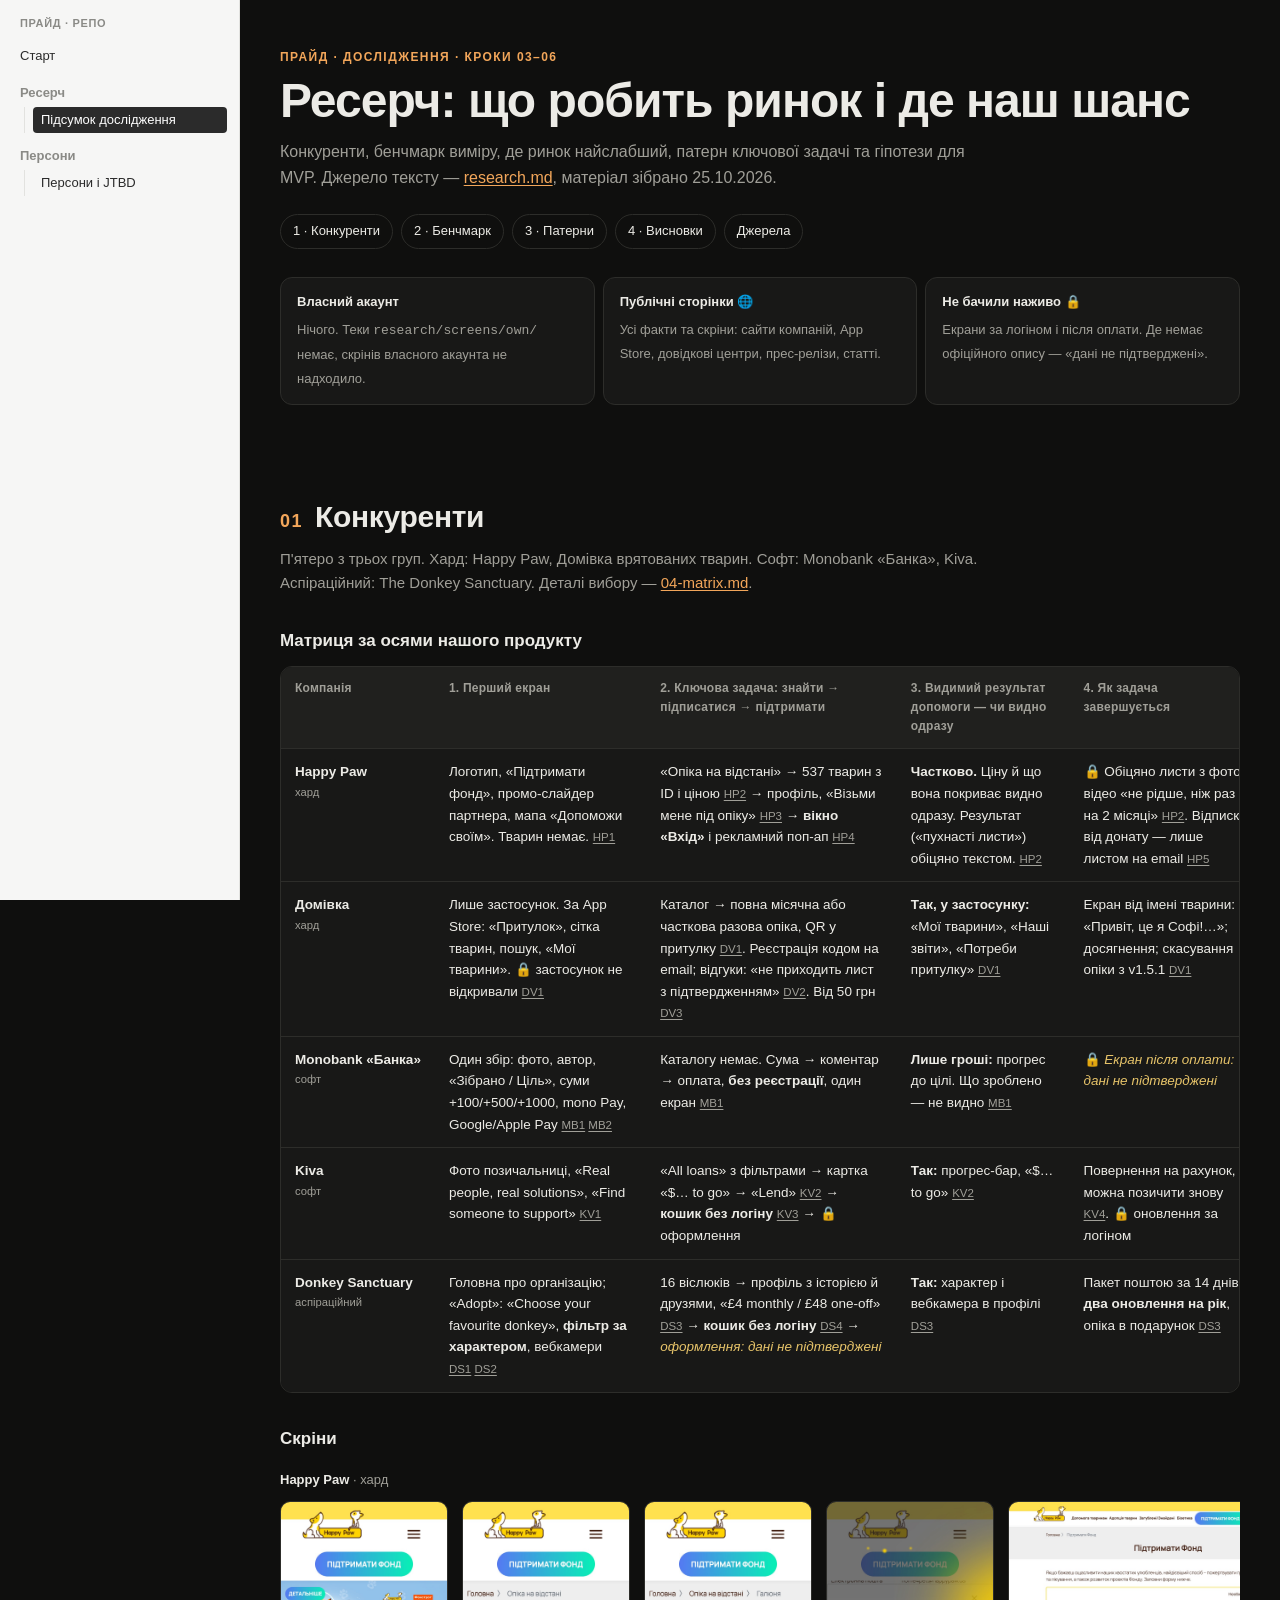
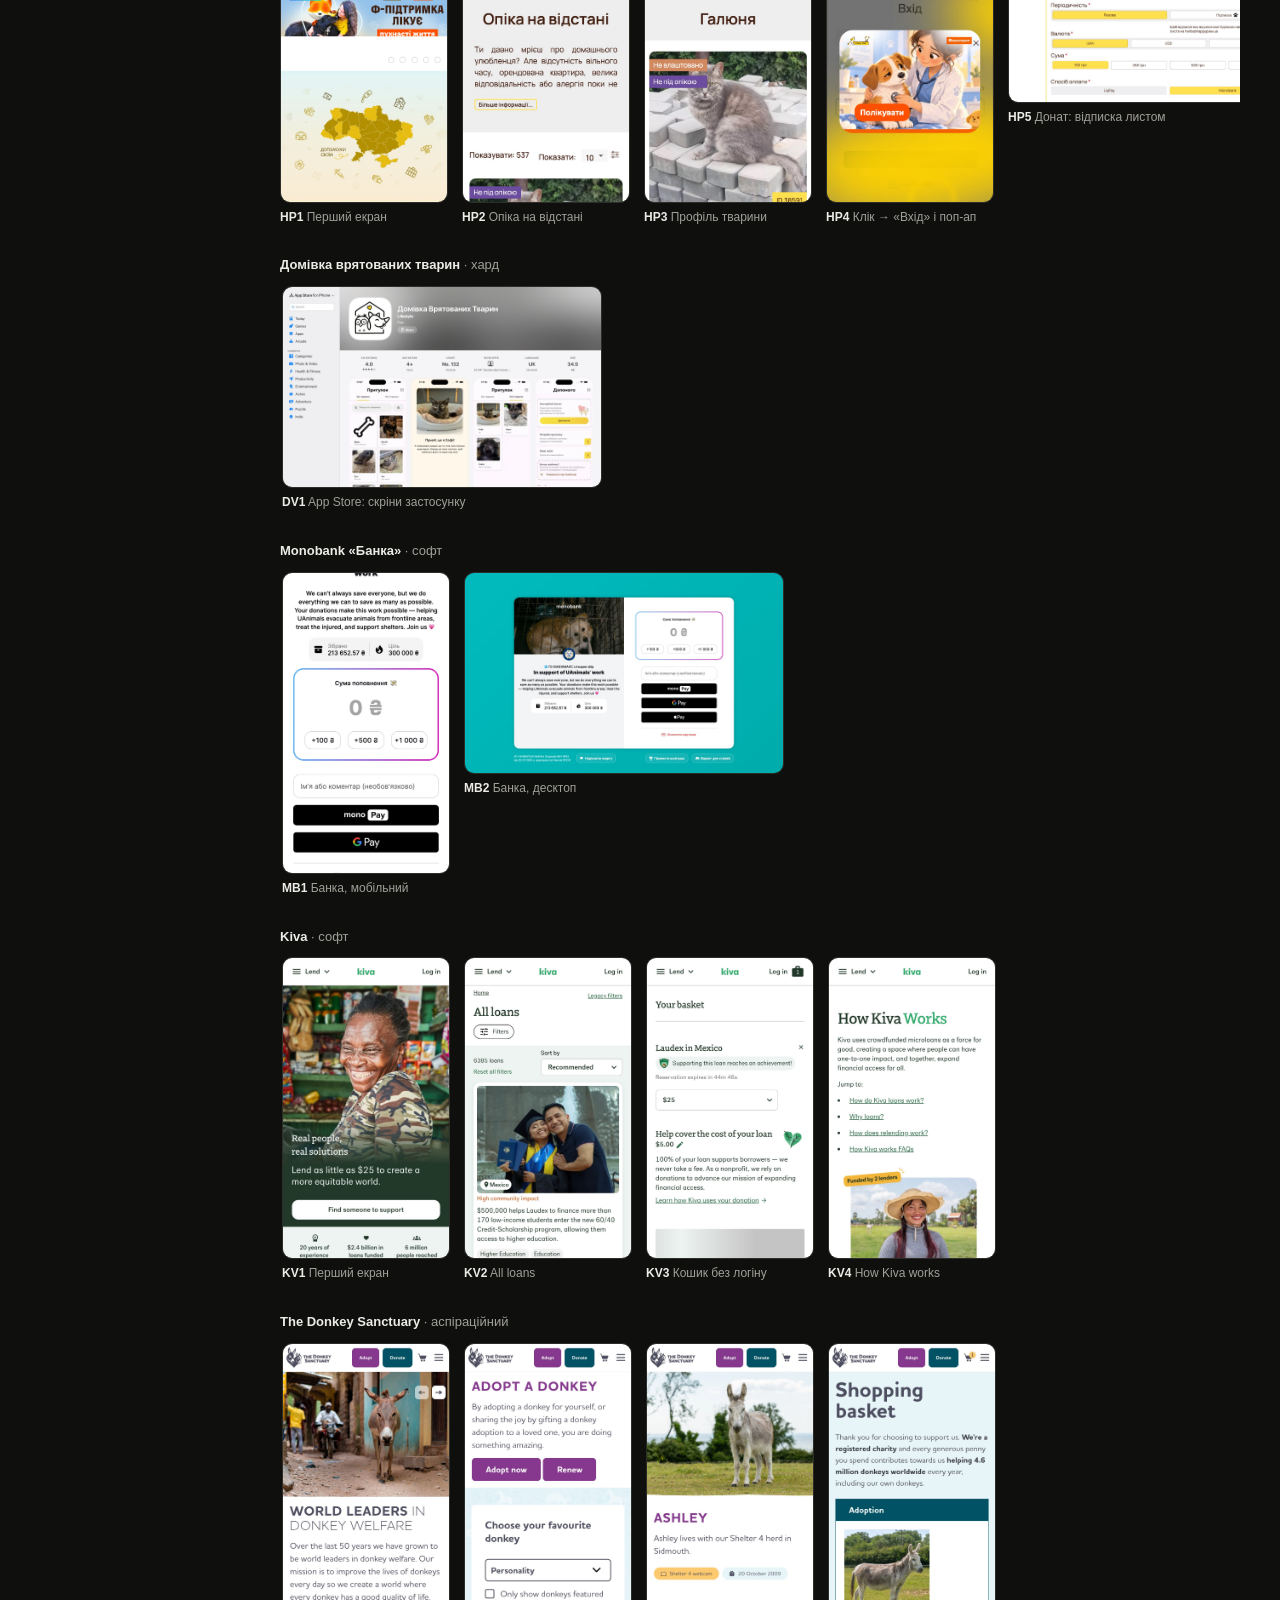
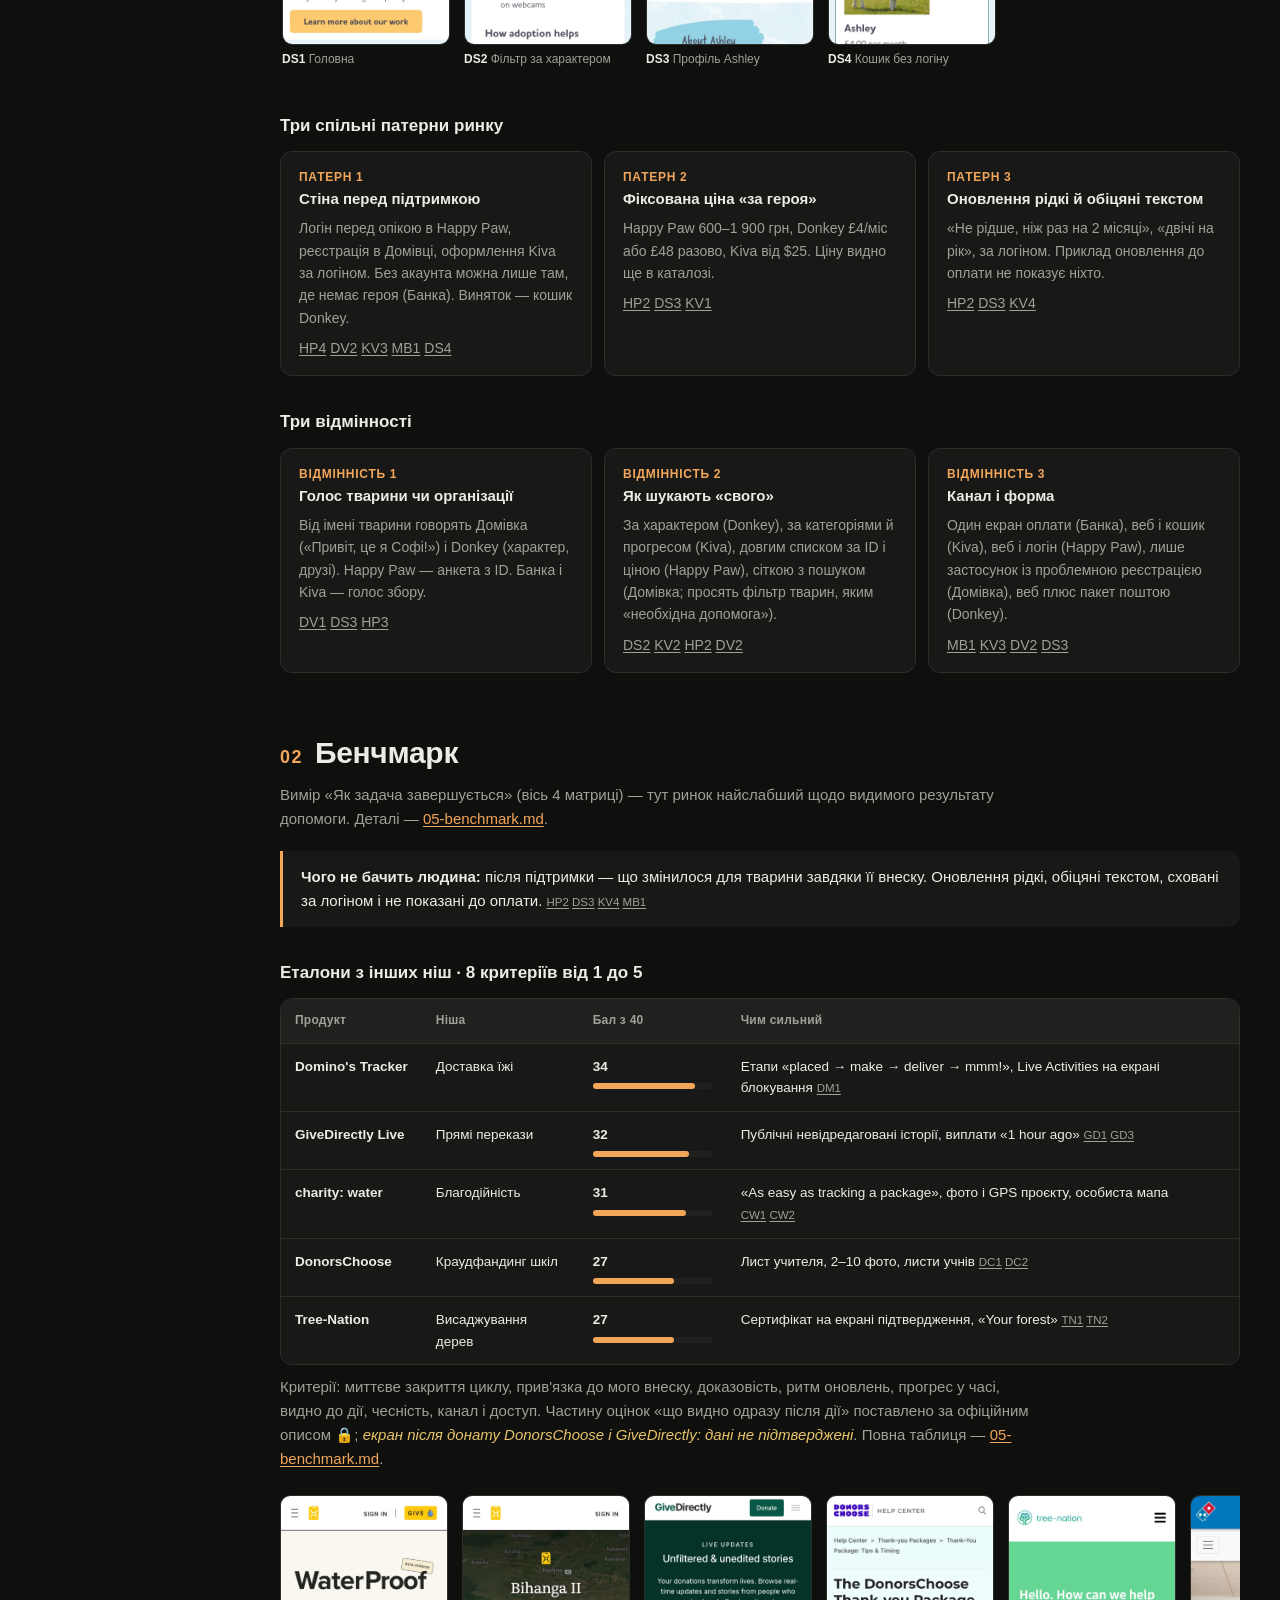
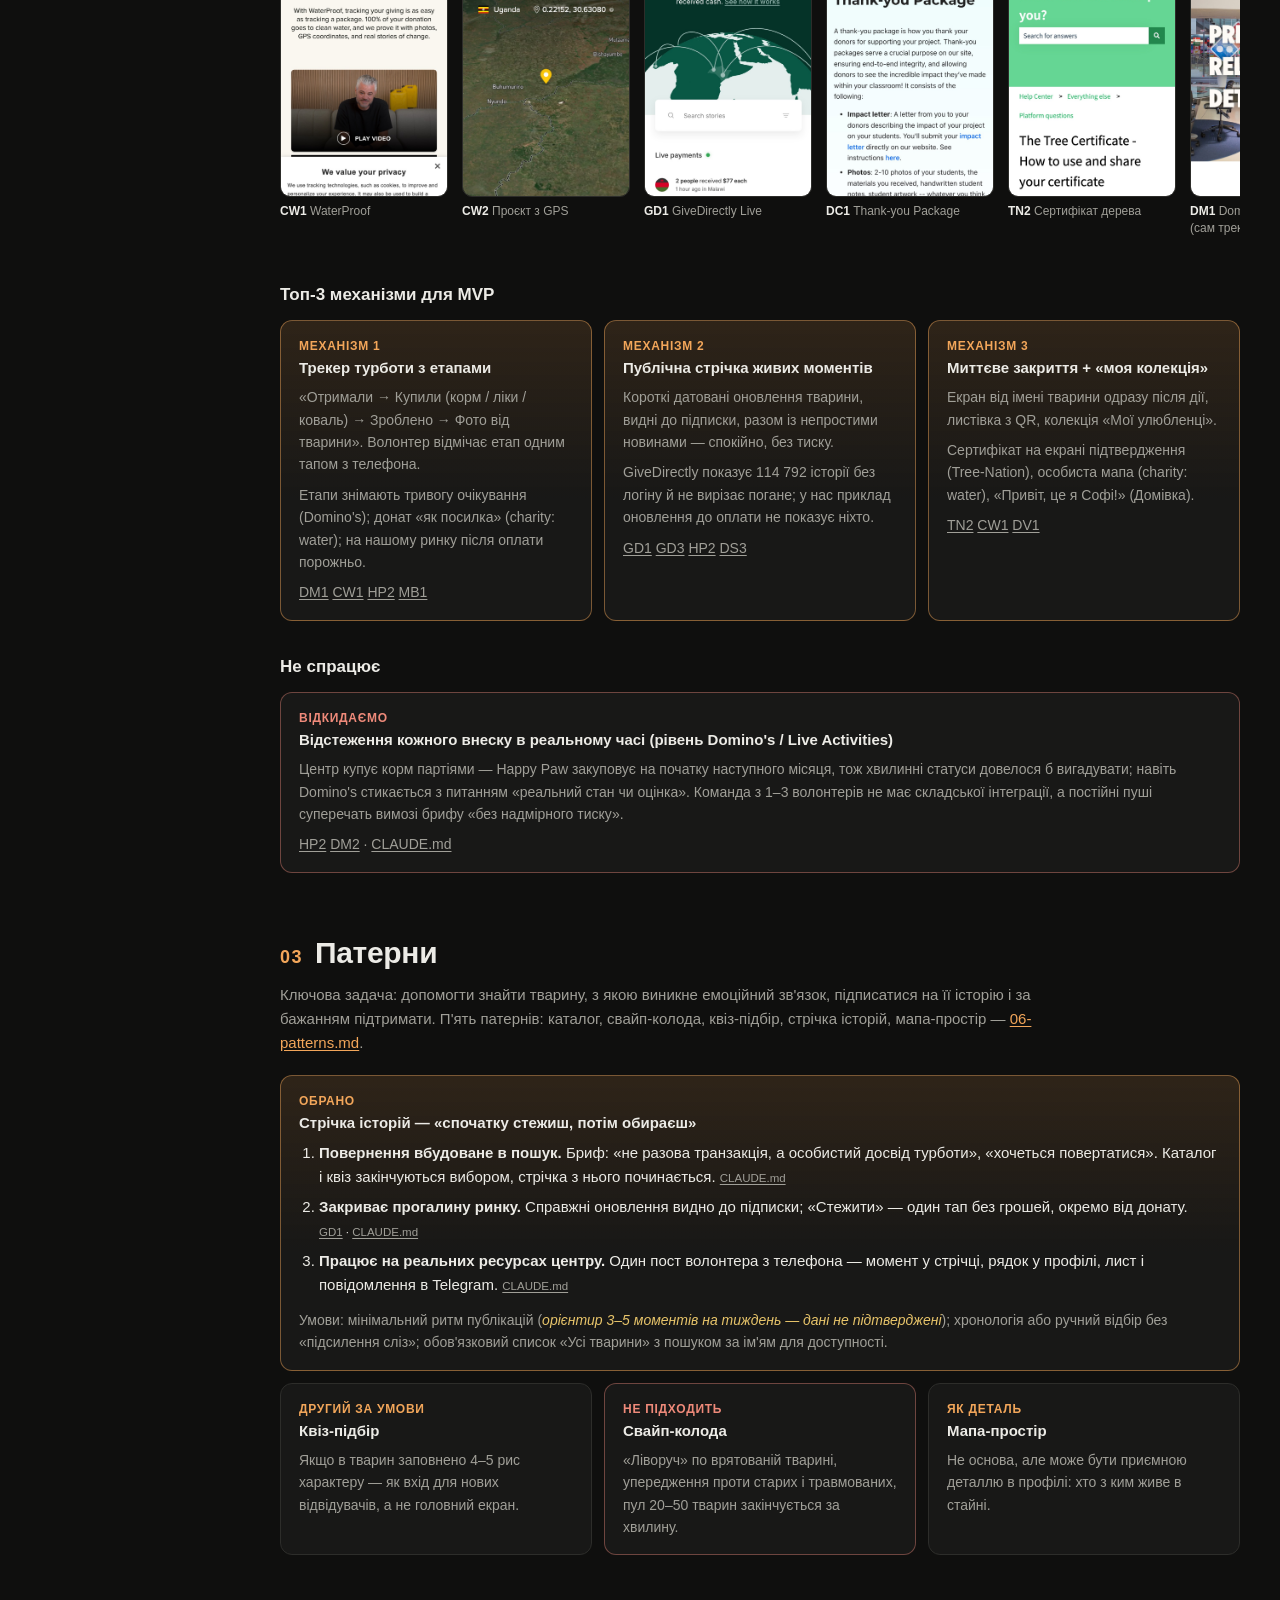
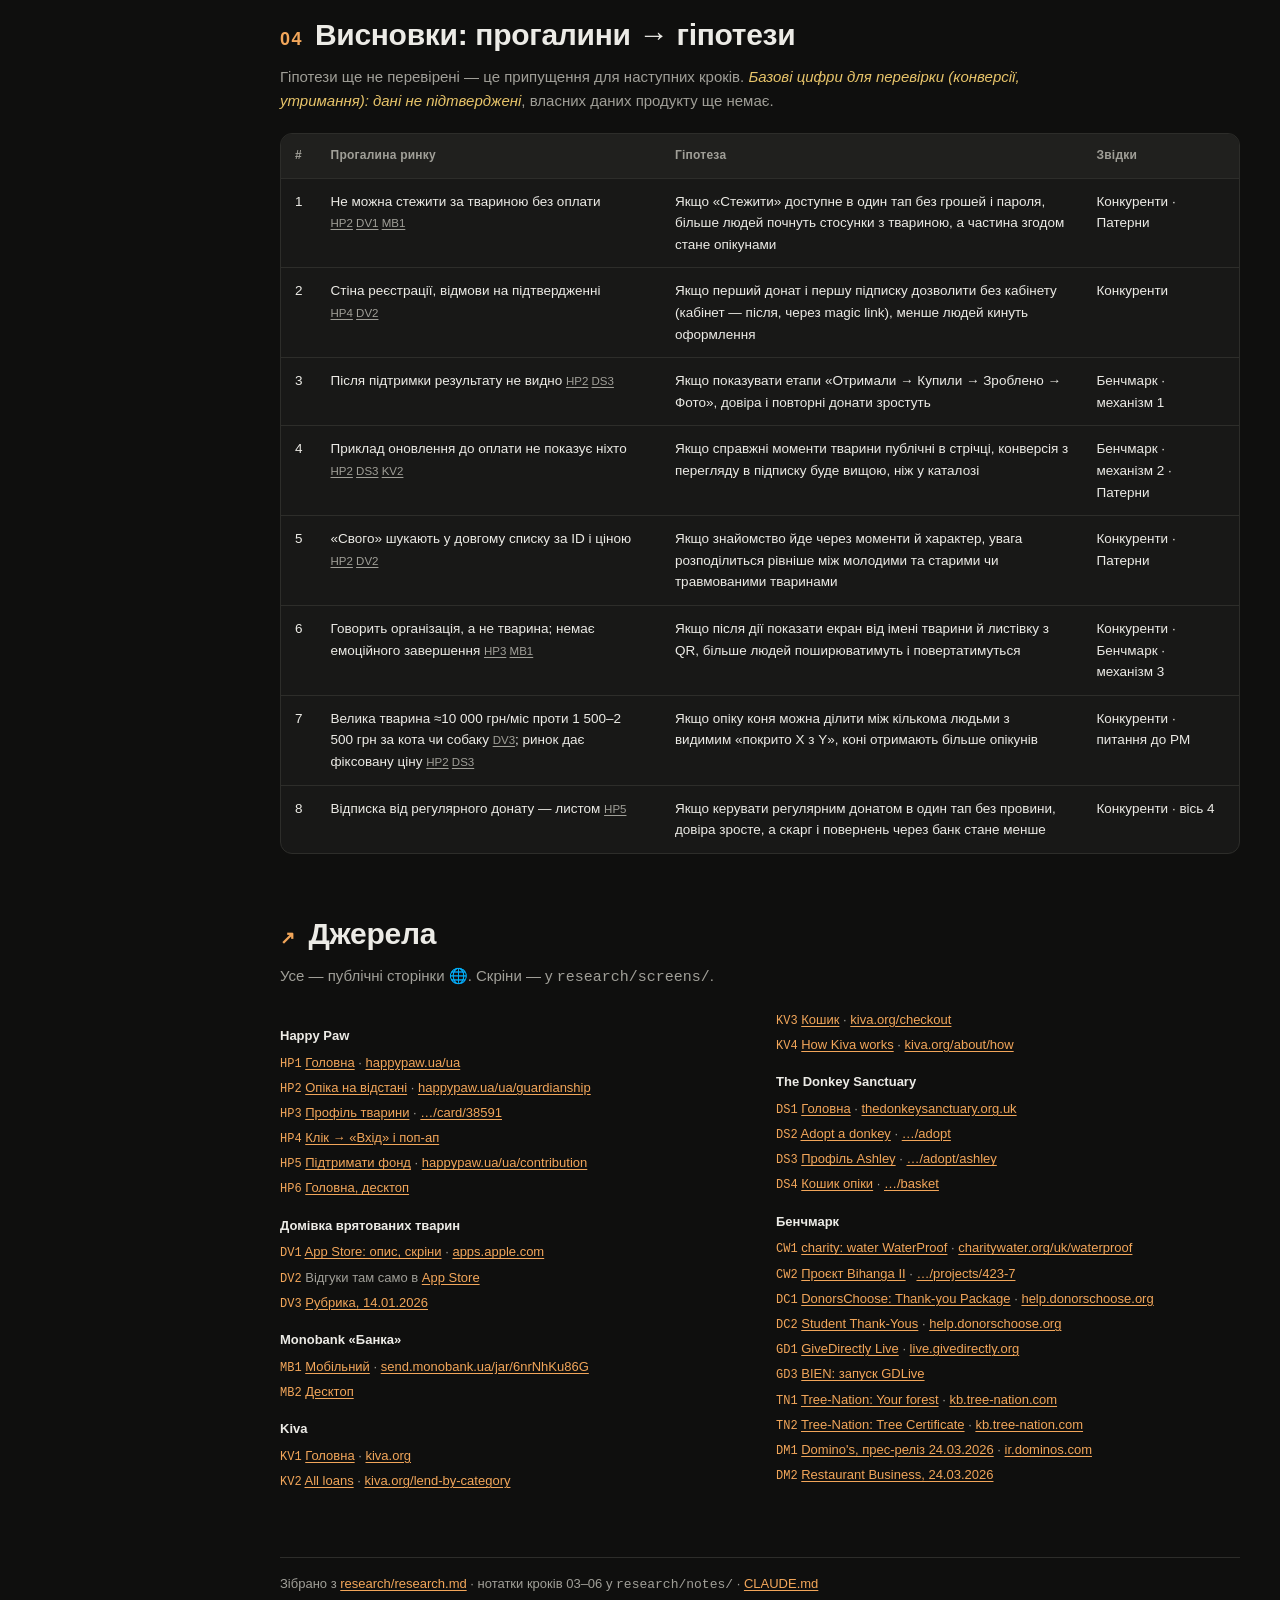
<file: research/research.html>
<!doctype html>
<html lang="uk" data-root="../">
<head>
  <meta charset="utf-8">
  <meta name="viewport" content="width=device-width, initial-scale=1">
  <title>Прайд · Ресерч</title>
  <link rel="stylesheet" href="../_nav/nav.css">
  <script defer src="../_nav/tree.js"></script>
  <script defer src="../_nav/nav.js"></script>
  <style>
    :root {
      color-scheme: dark;
      --bg: #0f0f0e;
      --surface: #181817;
      --surface-2: #20201e;
      --line: #2d2d2a;
      --text: #ecebe6;
      --muted: #a09f98;
      --accent: #f2a65a;
      --accent-soft: rgba(242, 166, 90, .14);
      --good: #7fcf9b;
      --warn: #e7c46a;
      --bad: #ef8a7a;
      --radius: 12px;
    }
    * { box-sizing: border-box; }
    html { scroll-behavior: smooth; }
    @media (prefers-reduced-motion: reduce) { html { scroll-behavior: auto; } }
    body {
      margin: 0;
      background: var(--bg);
      color: var(--text);
      font: 15px/1.6 -apple-system, BlinkMacSystemFont, "Segoe UI", Roboto, "Helvetica Neue", sans-serif;
      -webkit-font-smoothing: antialiased;
    }
    a { color: var(--accent); text-underline-offset: 2px; }
    a:focus-visible { outline: 2px solid var(--accent); outline-offset: 2px; border-radius: 3px; }
    main { max-width: 1120px; margin: 0 auto; padding: 32px 16px 96px; }
    @media (min-width: 900px) { main { padding: 48px 40px 120px; } }

    header.hero { margin-bottom: 32px; }
    .eyebrow { color: var(--accent); font-size: 12px; font-weight: 700; letter-spacing: .12em; text-transform: uppercase; margin: 0 0 8px; }
    h1 { font-size: clamp(30px, 6vw, 48px); line-height: 1.08; letter-spacing: -.02em; margin: 0 0 12px; }
    .lead { color: var(--muted); max-width: 720px; margin: 0; font-size: 16px; }
    .toc { display: flex; flex-wrap: wrap; gap: 8px; margin: 24px 0 0; padding: 0; list-style: none; }
    .toc a { display: inline-block; padding: 6px 12px; border: 1px solid var(--line); border-radius: 999px; color: var(--text); text-decoration: none; font-size: 13px; }
    .toc a:hover { border-color: var(--accent); }

    .provenance { display: grid; gap: 8px; margin: 28px 0 0; }
    @media (min-width: 720px) { .provenance { grid-template-columns: repeat(3, 1fr); } }
    .prov { background: var(--surface); border: 1px solid var(--line); border-radius: var(--radius); padding: 14px 16px; }
    .prov b { display: block; font-size: 13px; margin-bottom: 4px; }
    .prov span { color: var(--muted); font-size: 13px; }

    section { padding-top: 56px; }
    section > h2 { font-size: clamp(22px, 4vw, 30px); letter-spacing: -.01em; margin: 0 0 6px; display: flex; align-items: baseline; gap: 12px; }
    section > h2 .num { color: var(--accent); font-size: .6em; font-weight: 700; letter-spacing: .08em; }
    .sub { color: var(--muted); margin: 0 0 20px; max-width: 760px; }
    h3 { font-size: 17px; margin: 32px 0 12px; }

    .table-wrap { overflow-x: auto; border: 1px solid var(--line); border-radius: var(--radius); background: var(--surface); }
    table { border-collapse: collapse; width: 100%; font-size: 13.5px; }
    .matrix table { min-width: 1080px; }
    th, td { text-align: left; vertical-align: top; padding: 12px 14px; border-bottom: 1px solid var(--line); }
    thead th { background: var(--surface-2); color: var(--muted); font-size: 12px; font-weight: 600; letter-spacing: .02em; position: sticky; top: 0; }
    tbody tr:last-child td, tbody tr:last-child th { border-bottom: 0; }
    tbody th { font-weight: 600; white-space: nowrap; }
    tbody th small { display: block; color: var(--muted); font-weight: 400; }
    td .lock { color: var(--warn); }
    .src { font-size: 11.5px; white-space: nowrap; }
    .src a { color: var(--muted); }
    .src a:hover { color: var(--accent); }
    .nd { color: var(--warn); font-style: italic; }

    .cards { display: grid; gap: 12px; }
    @media (min-width: 760px) { .cards.three { grid-template-columns: repeat(3, 1fr); } }
    .card { background: var(--surface); border: 1px solid var(--line); border-radius: var(--radius); padding: 16px 18px; }
    .card h4 { margin: 0 0 6px; font-size: 15px; }
    .card p { margin: 0; color: var(--muted); font-size: 14px; }
    .card p + p { margin-top: 8px; }
    .card .k { color: var(--accent); font-weight: 700; font-size: 12px; letter-spacing: .06em; }
    .card.no { border-color: rgba(239, 138, 122, .4); }
    .card.no .k { color: var(--bad); }
    .card.yes { border-color: rgba(242, 166, 90, .45); background: linear-gradient(180deg, var(--accent-soft), var(--surface) 60%); }

    .callout { border-left: 3px solid var(--accent); background: var(--surface); padding: 14px 18px; border-radius: 0 var(--radius) var(--radius) 0; margin: 0 0 20px; }
    .callout p { margin: 0; }

    .score { font-variant-numeric: tabular-nums; font-weight: 700; }
    .bar { display: block; height: 6px; background: var(--surface-2); border-radius: 3px; margin-top: 6px; min-width: 120px; }
    .bar i { display: block; height: 100%; background: var(--accent); border-radius: 3px; }

    .gallery { display: flex; gap: 14px; overflow-x: auto; padding: 4px 2px 12px; scroll-snap-type: x proximity; }
    .gallery figure { margin: 0; flex: 0 0 auto; width: 168px; scroll-snap-align: start; }
    .gallery figure.wide { width: 320px; }
    .gallery a.shot { display: block; border: 1px solid var(--line); border-radius: 10px; overflow: hidden; background: var(--surface); }
    .gallery a.shot:hover { border-color: var(--accent); }
    .gallery img { display: block; width: 100%; height: 300px; object-fit: cover; object-position: top; }
    .gallery figure.wide img { height: 200px; }
    .gallery figcaption { font-size: 12px; color: var(--muted); margin-top: 6px; line-height: 1.4; }
    .gallery figcaption b { color: var(--text); font-weight: 600; }
    .group-label { font-size: 13px; color: var(--muted); margin: 18px 0 6px; }
    .group-label b { color: var(--text); }

    ol.clean, ul.clean { margin: 0; padding-left: 20px; }
    ol.clean li, ul.clean li { margin: 6px 0; }

    .sources { columns: 1; font-size: 13px; color: var(--muted); }
    @media (min-width: 760px) { .sources { columns: 2; column-gap: 32px; } }
    .sources h4 { color: var(--text); font-size: 13px; margin: 16px 0 6px; break-after: avoid; }
    .sources p { margin: 4px 0; break-inside: avoid; }
    .sources code { color: var(--accent); font-size: 12px; }
    :target { scroll-margin-top: 16px; }
    .sources p:target { background: var(--accent-soft); border-radius: 4px; }
    footer { margin-top: 64px; color: var(--muted); font-size: 13px; border-top: 1px solid var(--line); padding-top: 16px; }
  </style>
</head>
<body>
<main>
  <header class="hero">
    <p class="eyebrow">Прайд · дослідження · кроки 03–06</p>
    <h1>Ресерч: що робить ринок і де наш шанс</h1>
    <p class="lead">Конкуренти, бенчмарк виміру, де ринок найслабший, патерн ключової задачі та гіпотези для MVP. Джерело тексту — <a href="https://github.com/diadieva/pride/blob/main/research/research.md">research.md</a>, матеріал зібрано 25.10.2026.</p>
    <ul class="toc">
      <li><a href="#competitors">1 · Конкуренти</a></li>
      <li><a href="#benchmark">2 · Бенчмарк</a></li>
      <li><a href="#patterns">3 · Патерни</a></li>
      <li><a href="#conclusions">4 · Висновки</a></li>
      <li><a href="#sources">Джерела</a></li>
    </ul>
    <div class="provenance">
      <div class="prov"><b>Власний акаунт</b><span>Нічого. Теки <code>research/screens/own/</code> немає, скрінів власного акаунта не надходило.</span></div>
      <div class="prov"><b>Публічні сторінки 🌐</b><span>Усі факти та скріни: сайти компаній, App Store, довідкові центри, прес-релізи, статті.</span></div>
      <div class="prov"><b>Не бачили наживо 🔒</b><span>Екрани за логіном і після оплати. Де немає офіційного опису — «дані не підтверджені».</span></div>
    </div>
  </header>

  <!-- 1. КОНКУРЕНТИ -->
  <section id="competitors">
    <h2><span class="num">01</span> Конкуренти</h2>
    <p class="sub">П'ятеро з трьох груп. Хард: Happy Paw, Домівка врятованих тварин. Софт: Monobank «Банка», Kiva. Аспіраційний: The Donkey Sanctuary. Деталі вибору — <a href="https://github.com/diadieva/pride/blob/main/research/notes/04-matrix.md">04-matrix.md</a>.</p>

    <h3>Матриця за осями нашого продукту</h3>
    <div class="table-wrap matrix">
      <table>
        <thead>
          <tr>
            <th scope="col">Компанія</th>
            <th scope="col">1. Перший екран</th>
            <th scope="col">2. Ключова задача: знайти → підписатися → підтримати</th>
            <th scope="col">3. Видимий результат допомоги — чи видно одразу</th>
            <th scope="col">4. Як задача завершується</th>
            <th scope="col">5. Мова</th>
          </tr>
        </thead>
        <tbody>
          <tr>
            <th scope="row">Happy Paw<small>хард</small></th>
            <td>Логотип, «Підтримати фонд», промо-слайдер партнера, мапа «Допоможи своїм». Тварин немає. <span class="src"><a href="#src-HP1">HP1</a></span></td>
            <td>«Опіка на відстані» → 537 тварин з ID і ціною <span class="src"><a href="#src-HP2">HP2</a></span> → профіль, «Візьми мене під опіку» <span class="src"><a href="#src-HP3">HP3</a></span> → <b>вікно «Вхід»</b> і рекламний поп-ап <span class="src"><a href="#src-HP4">HP4</a></span></td>
            <td><b>Частково.</b> Ціну й що вона покриває видно одразу. Результат («пухнасті листи») обіцяно текстом. <span class="src"><a href="#src-HP2">HP2</a></span></td>
            <td><span class="lock">🔒</span> Обіцяно листи з фото/відео «не рідше, ніж раз на 2 місяці» <span class="src"><a href="#src-HP2">HP2</a></span>. Відписка від донату — лише листом на email <span class="src"><a href="#src-HP5">HP5</a></span></td>
            <td>Українська <span class="src"><a href="#src-HP6">HP6</a></span></td>
          </tr>
          <tr>
            <th scope="row">Домівка<small>хард</small></th>
            <td>Лише застосунок. За App Store: «Притулок», сітка тварин, пошук, «Мої тварини». <span class="lock">🔒</span> застосунок не відкривали <span class="src"><a href="#src-DV1">DV1</a></span></td>
            <td>Каталог → повна місячна або часткова разова опіка, QR у притулку <span class="src"><a href="#src-DV1">DV1</a></span>. Реєстрація кодом на email; відгуки: «не приходить лист з підтвердженням» <span class="src"><a href="#src-DV2">DV2</a></span>. Від 50 грн <span class="src"><a href="#src-DV3">DV3</a></span></td>
            <td><b>Так, у застосунку:</b> «Мої тварини», «Наші звіти», «Потреби притулку» <span class="src"><a href="#src-DV1">DV1</a></span></td>
            <td>Екран від імені тварини: «Привіт, це я Софі!…»; досягнення; скасування опіки з v1.5.1 <span class="src"><a href="#src-DV1">DV1</a></span></td>
            <td>Українська <span class="src"><a href="#src-DV1">DV1</a></span></td>
          </tr>
          <tr>
            <th scope="row">Monobank «Банка»<small>софт</small></th>
            <td>Один збір: фото, автор, «Зібрано / Ціль», суми +100/+500/+1000, mono Pay, Google/Apple Pay <span class="src"><a href="#src-MB1">MB1</a> <a href="#src-MB2">MB2</a></span></td>
            <td>Каталогу немає. Сума → коментар → оплата, <b>без реєстрації</b>, один екран <span class="src"><a href="#src-MB1">MB1</a></span></td>
            <td><b>Лише гроші:</b> прогрес до цілі. Що зроблено — не видно <span class="src"><a href="#src-MB1">MB1</a></span></td>
            <td><span class="lock">🔒</span> <span class="nd">Екран після оплати: дані не підтверджені</span></td>
            <td>Українська <span class="src"><a href="#src-MB1">MB1</a></span></td>
          </tr>
          <tr>
            <th scope="row">Kiva<small>софт</small></th>
            <td>Фото позичальниці, «Real people, real solutions», «Find someone to support» <span class="src"><a href="#src-KV1">KV1</a></span></td>
            <td>«All loans» з фільтрами → картка «$… to go» → «Lend» <span class="src"><a href="#src-KV2">KV2</a></span> → <b>кошик без логіну</b> <span class="src"><a href="#src-KV3">KV3</a></span> → <span class="lock">🔒</span> оформлення</td>
            <td><b>Так:</b> прогрес-бар, «$… to go» <span class="src"><a href="#src-KV2">KV2</a></span></td>
            <td>Повернення на рахунок, можна позичити знову <span class="src"><a href="#src-KV4">KV4</a></span>. <span class="lock">🔒</span> оновлення за логіном</td>
            <td>Англійська <span class="src"><a href="#src-KV1">KV1</a></span></td>
          </tr>
          <tr>
            <th scope="row">Donkey Sanctuary<small>аспіраційний</small></th>
            <td>Головна про організацію; «Adopt»: «Choose your favourite donkey», <b>фільтр за характером</b>, вебкамери <span class="src"><a href="#src-DS1">DS1</a> <a href="#src-DS2">DS2</a></span></td>
            <td>16 віслюків → профіль з історією й друзями, «£4 monthly / £48 one-off» <span class="src"><a href="#src-DS3">DS3</a></span> → <b>кошик без логіну</b> <span class="src"><a href="#src-DS4">DS4</a></span> → <span class="nd">оформлення: дані не підтверджені</span></td>
            <td><b>Так:</b> характер і вебкамера в профілі <span class="src"><a href="#src-DS3">DS3</a></span></td>
            <td>Пакет поштою за 14 днів, <b>два оновлення на рік</b>, опіка в подарунок <span class="src"><a href="#src-DS3">DS3</a></span></td>
            <td>Англійська <span class="src"><a href="#src-DS1">DS1</a></span></td>
          </tr>
        </tbody>
      </table>
    </div>

    <h3>Скріни</h3>
    <p class="group-label"><b>Happy Paw</b> · хард</p>
    <div class="gallery">
      <figure><a class="shot" href="screens/happy-paw/home-mobile.jpg"><img src="screens/happy-paw/home-mobile.jpg" alt="Happy Paw: головна на мобільному, кнопка «Підтримати фонд» і промо-слайдер" loading="lazy"></a><figcaption><b>HP1</b> Перший екран</figcaption></figure>
      <figure><a class="shot" href="screens/happy-paw/guardianship-mobile-full.jpg"><img src="screens/happy-paw/guardianship-mobile.jpg" alt="Happy Paw: сторінка «Опіка на відстані»" loading="lazy"></a><figcaption><b>HP2</b> Опіка на відстані</figcaption></figure>
      <figure><a class="shot" href="screens/happy-paw/guardianship-card-mobile.jpg"><img src="screens/happy-paw/guardianship-card-mobile.jpg" alt="Happy Paw: профіль кішки в програмі опіки" loading="lazy"></a><figcaption><b>HP3</b> Профіль тварини</figcaption></figure>
      <figure><a class="shot" href="screens/happy-paw/guardianship-click-mobile.jpg"><img src="screens/happy-paw/guardianship-click-mobile.jpg" alt="Happy Paw: після кліку «Візьми мене під опіку» відкривається вікно входу і рекламний поп-ап" loading="lazy"></a><figcaption><b>HP4</b> Клік → «Вхід» і поп-ап</figcaption></figure>
      <figure class="wide"><a class="shot" href="screens/happy-paw/contribution-desktop.jpg"><img src="screens/happy-paw/contribution-desktop.jpg" alt="Happy Paw: форма донату, відписка від підписки листом" loading="lazy"></a><figcaption><b>HP5</b> Донат: відписка листом</figcaption></figure>
    </div>
    <p class="group-label"><b>Домівка врятованих тварин</b> · хард</p>
    <div class="gallery">
      <figure class="wide"><a class="shot" href="screens/domivka/appstore-desktop.jpg"><img src="screens/domivka/appstore-desktop.jpg" alt="Сторінка застосунку Домівки в App Store зі скрінами каталогу, привітання від тварини і розділу допомоги" loading="lazy"></a><figcaption><b>DV1</b> App Store: скріни застосунку</figcaption></figure>
    </div>
    <p class="group-label"><b>Monobank «Банка»</b> · софт</p>
    <div class="gallery">
      <figure><a class="shot" href="screens/monobank-banka/jar-mobile.jpg"><img src="screens/monobank-banka/jar-mobile.jpg" alt="Банка UAnimals на мобільному: зібрано і ціль, суми, кнопки оплати" loading="lazy"></a><figcaption><b>MB1</b> Банка, мобільний</figcaption></figure>
      <figure class="wide"><a class="shot" href="screens/monobank-banka/jar-desktop.jpg"><img src="screens/monobank-banka/jar-desktop.jpg" alt="Банка UAnimals на десктопі" loading="lazy"></a><figcaption><b>MB2</b> Банка, десктоп</figcaption></figure>
    </div>
    <p class="group-label"><b>Kiva</b> · софт</p>
    <div class="gallery">
      <figure><a class="shot" href="screens/kiva/home-mobile.jpg"><img src="screens/kiva/home-mobile.jpg" alt="Kiva: головна, «Find someone to support»" loading="lazy"></a><figcaption><b>KV1</b> Перший екран</figcaption></figure>
      <figure><a class="shot" href="screens/kiva/lend-mobile.jpg"><img src="screens/kiva/lend-mobile.jpg" alt="Kiva: каталог позик з прогресом і кнопкою Lend" loading="lazy"></a><figcaption><b>KV2</b> All loans</figcaption></figure>
      <figure><a class="shot" href="screens/kiva/basket-mobile.jpg"><img src="screens/kiva/basket-mobile.jpg" alt="Kiva: кошик без логіну з таймером резерву" loading="lazy"></a><figcaption><b>KV3</b> Кошик без логіну</figcaption></figure>
      <figure><a class="shot" href="screens/kiva/how-it-works-mobile.jpg"><img src="screens/kiva/how-it-works-mobile.jpg" alt="Kiva: як це працює" loading="lazy"></a><figcaption><b>KV4</b> How Kiva works</figcaption></figure>
    </div>
    <p class="group-label"><b>The Donkey Sanctuary</b> · аспіраційний</p>
    <div class="gallery">
      <figure><a class="shot" href="screens/donkey-sanctuary/home-mobile.jpg"><img src="screens/donkey-sanctuary/home-mobile.jpg" alt="Donkey Sanctuary: головна" loading="lazy"></a><figcaption><b>DS1</b> Головна</figcaption></figure>
      <figure><a class="shot" href="screens/donkey-sanctuary/adopt-mobile.jpg"><img src="screens/donkey-sanctuary/adopt-mobile.jpg" alt="Donkey Sanctuary: Adopt a donkey, фільтр за характером" loading="lazy"></a><figcaption><b>DS2</b> Фільтр за характером</figcaption></figure>
      <figure><a class="shot" href="screens/donkey-sanctuary/profile-ashley-mobile-full.jpg"><img src="screens/donkey-sanctuary/profile-ashley-mobile.jpg" alt="Donkey Sanctuary: профіль віслюка Ashley з бейджем вебкамери і кнопками опіки" loading="lazy"></a><figcaption><b>DS3</b> Профіль Ashley</figcaption></figure>
      <figure><a class="shot" href="screens/donkey-sanctuary/adopt-basket-mobile.jpg"><img src="screens/donkey-sanctuary/adopt-basket-mobile.jpg" alt="Donkey Sanctuary: кошик опіки без логіну" loading="lazy"></a><figcaption><b>DS4</b> Кошик без логіну</figcaption></figure>
    </div>

    <h3>Три спільні патерни ринку</h3>
    <div class="cards three">
      <div class="card"><p class="k">ПАТЕРН 1</p><h4>Стіна перед підтримкою</h4><p>Логін перед опікою в Happy Paw, реєстрація в Домівці, оформлення Kiva за логіном. Без акаунта можна лише там, де немає героя (Банка). Виняток — кошик Donkey.</p><p class="src"><a href="#src-HP4">HP4</a> <a href="#src-DV2">DV2</a> <a href="#src-KV3">KV3</a> <a href="#src-MB1">MB1</a> <a href="#src-DS4">DS4</a></p></div>
      <div class="card"><p class="k">ПАТЕРН 2</p><h4>Фіксована ціна «за героя»</h4><p>Happy Paw 600–1 900 грн, Donkey £4/міс або £48 разово, Kiva від $25. Ціну видно ще в каталозі.</p><p class="src"><a href="#src-HP2">HP2</a> <a href="#src-DS3">DS3</a> <a href="#src-KV1">KV1</a></p></div>
      <div class="card"><p class="k">ПАТЕРН 3</p><h4>Оновлення рідкі й обіцяні текстом</h4><p>«Не рідше, ніж раз на 2 місяці», «двічі на рік», за логіном. Приклад оновлення до оплати не показує ніхто.</p><p class="src"><a href="#src-HP2">HP2</a> <a href="#src-DS3">DS3</a> <a href="#src-KV4">KV4</a></p></div>
    </div>

    <h3>Три відмінності</h3>
    <div class="cards three">
      <div class="card"><p class="k">ВІДМІННІСТЬ 1</p><h4>Голос тварини чи організації</h4><p>Від імені тварини говорять Домівка («Привіт, це я Софі!») і Donkey (характер, друзі). Happy Paw — анкета з ID. Банка і Kiva — голос збору.</p><p class="src"><a href="#src-DV1">DV1</a> <a href="#src-DS3">DS3</a> <a href="#src-HP3">HP3</a></p></div>
      <div class="card"><p class="k">ВІДМІННІСТЬ 2</p><h4>Як шукають «свого»</h4><p>За характером (Donkey), за категоріями й прогресом (Kiva), довгим списком за ID і ціною (Happy Paw), сіткою з пошуком (Домівка; просять фільтр тварин, яким «необхідна допомога»).</p><p class="src"><a href="#src-DS2">DS2</a> <a href="#src-KV2">KV2</a> <a href="#src-HP2">HP2</a> <a href="#src-DV2">DV2</a></p></div>
      <div class="card"><p class="k">ВІДМІННІСТЬ 3</p><h4>Канал і форма</h4><p>Один екран оплати (Банка), веб і кошик (Kiva), веб і логін (Happy Paw), лише застосунок із проблемною реєстрацією (Домівка), веб плюс пакет поштою (Donkey).</p><p class="src"><a href="#src-MB1">MB1</a> <a href="#src-KV3">KV3</a> <a href="#src-DV2">DV2</a> <a href="#src-DS3">DS3</a></p></div>
    </div>
  </section>

  <!-- 2. БЕНЧМАРК -->
  <section id="benchmark">
    <h2><span class="num">02</span> Бенчмарк</h2>
    <p class="sub">Вимір «Як задача завершується» (вісь 4 матриці) — тут ринок найслабший щодо видимого результату допомоги. Деталі — <a href="https://github.com/diadieva/pride/blob/main/research/notes/05-benchmark.md">05-benchmark.md</a>.</p>
    <div class="callout"><p><b>Чого не бачить людина:</b> після підтримки — що змінилося для тварини завдяки її внеску. Оновлення рідкі, обіцяні текстом, сховані за логіном і не показані до оплати. <span class="src"><a href="#src-HP2">HP2</a> <a href="#src-DS3">DS3</a> <a href="#src-KV4">KV4</a> <a href="#src-MB1">MB1</a></span></p></div>

    <h3>Еталони з інших ніш · 8 критеріїв від 1 до 5</h3>
    <div class="table-wrap">
      <table>
        <thead><tr><th scope="col">Продукт</th><th scope="col">Ніша</th><th scope="col">Бал з 40</th><th scope="col">Чим сильний</th></tr></thead>
        <tbody>
          <tr><th scope="row">Domino's Tracker</th><td>Доставка їжі</td><td><span class="score">34</span><span class="bar"><i style="width:85%"></i></span></td><td>Етапи «placed → make → deliver → mmm!», Live Activities на екрані блокування <span class="src"><a href="#src-DM1">DM1</a></span></td></tr>
          <tr><th scope="row">GiveDirectly Live</th><td>Прямі перекази</td><td><span class="score">32</span><span class="bar"><i style="width:80%"></i></span></td><td>Публічні невідредаговані історії, виплати «1 hour ago» <span class="src"><a href="#src-GD1">GD1</a> <a href="#src-GD3">GD3</a></span></td></tr>
          <tr><th scope="row">charity: water</th><td>Благодійність</td><td><span class="score">31</span><span class="bar"><i style="width:77.5%"></i></span></td><td>«As easy as tracking a package», фото і GPS проєкту, особиста мапа <span class="src"><a href="#src-CW1">CW1</a> <a href="#src-CW2">CW2</a></span></td></tr>
          <tr><th scope="row">DonorsChoose</th><td>Краудфандинг шкіл</td><td><span class="score">27</span><span class="bar"><i style="width:67.5%"></i></span></td><td>Лист учителя, 2–10 фото, листи учнів <span class="src"><a href="#src-DC1">DC1</a> <a href="#src-DC2">DC2</a></span></td></tr>
          <tr><th scope="row">Tree-Nation</th><td>Висаджування дерев</td><td><span class="score">27</span><span class="bar"><i style="width:67.5%"></i></span></td><td>Сертифікат на екрані підтвердження, «Your forest» <span class="src"><a href="#src-TN1">TN1</a> <a href="#src-TN2">TN2</a></span></td></tr>
        </tbody>
      </table>
    </div>
    <p class="sub" style="margin-top:10px">Критерії: миттєве закриття циклу, прив'язка до мого внеску, доказовість, ритм оновлень, прогрес у часі, видно до дії, чесність, канал і доступ. Частину оцінок «що видно одразу після дії» поставлено за офіційним описом <span class="lock">🔒</span>; <span class="nd">екран після донату DonorsChoose і GiveDirectly: дані не підтверджені</span>. Повна таблиця — <a href="https://github.com/diadieva/pride/blob/main/research/notes/05-benchmark.md">05-benchmark.md</a>.</p>

    <div class="gallery">
      <figure><a class="shot" href="screens/benchmark/charity-water/waterproof-mobile.jpg"><img src="screens/benchmark/charity-water/waterproof-mobile.jpg" alt="charity: water WaterProof: відстежувати пожертву як посилку" loading="lazy"></a><figcaption><b>CW1</b> WaterProof</figcaption></figure>
      <figure><a class="shot" href="screens/benchmark/charity-water/project-mobile.jpg"><img src="screens/benchmark/charity-water/project-mobile.jpg" alt="charity: water: сторінка проєкту на мапі з GPS-координатами" loading="lazy"></a><figcaption><b>CW2</b> Проєкт з GPS</figcaption></figure>
      <figure><a class="shot" href="screens/benchmark/givedirectly/live-mobile.jpg"><img src="screens/benchmark/givedirectly/live-mobile.jpg" alt="GiveDirectly Live: стрічка живих виплат" loading="lazy"></a><figcaption><b>GD1</b> GiveDirectly Live</figcaption></figure>
      <figure><a class="shot" href="screens/benchmark/donorschoose/thankyou-help-mobile.jpg"><img src="screens/benchmark/donorschoose/thankyou-help-mobile.jpg" alt="DonorsChoose: склад пакета подяки" loading="lazy"></a><figcaption><b>DC1</b> Thank-you Package</figcaption></figure>
      <figure><a class="shot" href="screens/benchmark/tree-nation/certificate-help-mobile.jpg"><img src="screens/benchmark/tree-nation/certificate-help-mobile.jpg" alt="Tree-Nation: сертифікат дерева" loading="lazy"></a><figcaption><b>TN2</b> Сертифікат дерева</figcaption></figure>
      <figure><a class="shot" href="screens/benchmark/dominos/press-mobile.jpg"><img src="screens/benchmark/dominos/press-mobile.jpg" alt="Прес-реліз Domino's про оновлений трекер" loading="lazy"></a><figcaption><b>DM1</b> Domino's: прес-реліз (сам трекер 🔒)</figcaption></figure>
    </div>

    <h3>Топ-3 механізми для MVP</h3>
    <div class="cards three">
      <div class="card yes"><p class="k">МЕХАНІЗМ 1</p><h4>Трекер турботи з етапами</h4><p>«Отримали → Купили (корм / ліки / коваль) → Зроблено → Фото від тварини». Волонтер відмічає етап одним тапом з телефона.</p><p>Етапи знімають тривогу очікування (Domino's); донат «як посилка» (charity: water); на нашому ринку після оплати порожньо.</p><p class="src"><a href="#src-DM1">DM1</a> <a href="#src-CW1">CW1</a> <a href="#src-HP2">HP2</a> <a href="#src-MB1">MB1</a></p></div>
      <div class="card yes"><p class="k">МЕХАНІЗМ 2</p><h4>Публічна стрічка живих моментів</h4><p>Короткі датовані оновлення тварини, видні до підписки, разом із непростими новинами — спокійно, без тиску.</p><p>GiveDirectly показує 114 792 історії без логіну й не вирізає погане; у нас приклад оновлення до оплати не показує ніхто.</p><p class="src"><a href="#src-GD1">GD1</a> <a href="#src-GD3">GD3</a> <a href="#src-HP2">HP2</a> <a href="#src-DS3">DS3</a></p></div>
      <div class="card yes"><p class="k">МЕХАНІЗМ 3</p><h4>Миттєве закриття + «моя колекція»</h4><p>Екран від імені тварини одразу після дії, листівка з QR, колекція «Мої улюбленці».</p><p>Сертифікат на екрані підтвердження (Tree-Nation), особиста мапа (charity: water), «Привіт, це я Софі!» (Домівка).</p><p class="src"><a href="#src-TN2">TN2</a> <a href="#src-CW1">CW1</a> <a href="#src-DV1">DV1</a></p></div>
    </div>
    <h3>Не спрацює</h3>
    <div class="card no"><p class="k">ВІДКИДАЄМО</p><h4>Відстеження кожного внеску в реальному часі (рівень Domino's / Live Activities)</h4><p>Центр купує корм партіями — Happy Paw закуповує на початку наступного місяця, тож хвилинні статуси довелося б вигадувати; навіть Domino's стикається з питанням «реальний стан чи оцінка». Команда з 1–3 волонтерів не має складської інтеграції, а постійні пуші суперечать вимозі брифу «без надмірного тиску».</p><p class="src"><a href="#src-HP2">HP2</a> <a href="#src-DM2">DM2</a> · <a href="https://github.com/diadieva/pride/blob/main/CLAUDE.md">CLAUDE.md</a></p></div>
  </section>

  <!-- 3. ПАТЕРНИ -->
  <section id="patterns">
    <h2><span class="num">03</span> Патерни</h2>
    <p class="sub">Ключова задача: допомогти знайти тварину, з якою виникне емоційний зв'язок, підписатися на її історію і за бажанням підтримати. П'ять патернів: каталог, свайп-колода, квіз-підбір, стрічка історій, мапа-простір — <a href="https://github.com/diadieva/pride/blob/main/research/notes/06-patterns.md">06-patterns.md</a>.</p>

    <div class="card yes">
      <p class="k">ОБРАНО</p>
      <h4>Стрічка історій — «спочатку стежиш, потім обираєш»</h4>
      <ol class="clean">
        <li><b>Повернення вбудоване в пошук.</b> Бриф: «не разова транзакція, а особистий досвід турботи», «хочеться повертатися». Каталог і квіз закінчуються вибором, стрічка з нього починається. <span class="src"><a href="https://github.com/diadieva/pride/blob/main/CLAUDE.md">CLAUDE.md</a></span></li>
        <li><b>Закриває прогалину ринку.</b> Справжні оновлення видно до підписки; «Стежити» — один тап без грошей, окремо від донату. <span class="src"><a href="#src-GD1">GD1</a> · <a href="https://github.com/diadieva/pride/blob/main/CLAUDE.md">CLAUDE.md</a></span></li>
        <li><b>Працює на реальних ресурсах центру.</b> Один пост волонтера з телефона — момент у стрічці, рядок у профілі, лист і повідомлення в Telegram. <span class="src"><a href="https://github.com/diadieva/pride/blob/main/CLAUDE.md">CLAUDE.md</a></span></li>
      </ol>
      <p style="margin-top:12px">Умови: мінімальний ритм публікацій (<span class="nd">орієнтир 3–5 моментів на тиждень — дані не підтверджені</span>); хронологія або ручний відбір без «підсилення сліз»; обов'язковий список «Усі тварини» з пошуком за ім'ям для доступності.</p>
    </div>
    <div class="cards three" style="margin-top:12px">
      <div class="card"><p class="k">ДРУГИЙ ЗА УМОВИ</p><h4>Квіз-підбір</h4><p>Якщо в тварин заповнено 4–5 рис характеру — як вхід для нових відвідувачів, а не головний екран.</p></div>
      <div class="card no"><p class="k">НЕ ПІДХОДИТЬ</p><h4>Свайп-колода</h4><p>«Ліворуч» по врятованій тварині, упередження проти старих і травмованих, пул 20–50 тварин закінчується за хвилину.</p></div>
      <div class="card"><p class="k">ЯК ДЕТАЛЬ</p><h4>Мапа-простір</h4><p>Не основа, але може бути приємною деталлю в профілі: хто з ким живе в стайні.</p></div>
    </div>
  </section>

  <!-- 4. ВИСНОВКИ -->
  <section id="conclusions">
    <h2><span class="num">04</span> Висновки: прогалини → гіпотези</h2>
    <p class="sub">Гіпотези ще не перевірені — це припущення для наступних кроків. <span class="nd">Базові цифри для перевірки (конверсії, утримання): дані не підтверджені</span>, власних даних продукту ще немає.</p>
    <div class="table-wrap">
      <table>
        <thead><tr><th scope="col">#</th><th scope="col">Прогалина ринку</th><th scope="col">Гіпотеза</th><th scope="col">Звідки</th></tr></thead>
        <tbody>
          <tr><td>1</td><td>Не можна стежити за твариною без оплати <span class="src"><a href="#src-HP2">HP2</a> <a href="#src-DV1">DV1</a> <a href="#src-MB1">MB1</a></span></td><td>Якщо «Стежити» доступне в один тап без грошей і пароля, більше людей почнуть стосунки з твариною, а частина згодом стане опікунами</td><td>Конкуренти · Патерни</td></tr>
          <tr><td>2</td><td>Стіна реєстрації, відмови на підтвердженні <span class="src"><a href="#src-HP4">HP4</a> <a href="#src-DV2">DV2</a></span></td><td>Якщо перший донат і першу підписку дозволити без кабінету (кабінет — після, через magic link), менше людей кинуть оформлення</td><td>Конкуренти</td></tr>
          <tr><td>3</td><td>Після підтримки результату не видно <span class="src"><a href="#src-HP2">HP2</a> <a href="#src-DS3">DS3</a></span></td><td>Якщо показувати етапи «Отримали → Купили → Зроблено → Фото», довіра і повторні донати зростуть</td><td>Бенчмарк · механізм 1</td></tr>
          <tr><td>4</td><td>Приклад оновлення до оплати не показує ніхто <span class="src"><a href="#src-HP2">HP2</a> <a href="#src-DS3">DS3</a> <a href="#src-KV2">KV2</a></span></td><td>Якщо справжні моменти тварини публічні в стрічці, конверсія з перегляду в підписку буде вищою, ніж у каталозі</td><td>Бенчмарк · механізм 2 · Патерни</td></tr>
          <tr><td>5</td><td>«Свого» шукають у довгому списку за ID і ціною <span class="src"><a href="#src-HP2">HP2</a> <a href="#src-DV2">DV2</a></span></td><td>Якщо знайомство йде через моменти й характер, увага розподілиться рівніше між молодими та старими чи травмованими тваринами</td><td>Конкуренти · Патерни</td></tr>
          <tr><td>6</td><td>Говорить організація, а не тварина; немає емоційного завершення <span class="src"><a href="#src-HP3">HP3</a> <a href="#src-MB1">MB1</a></span></td><td>Якщо після дії показати екран від імені тварини й листівку з QR, більше людей поширюватимуть і повертатимуться</td><td>Конкуренти · Бенчмарк · механізм 3</td></tr>
          <tr><td>7</td><td>Велика тварина ≈10 000 грн/міс проти 1 500–2 500 грн за кота чи собаку <span class="src"><a href="#src-DV3">DV3</a></span>; ринок дає фіксовану ціну <span class="src"><a href="#src-HP2">HP2</a> <a href="#src-DS3">DS3</a></span></td><td>Якщо опіку коня можна ділити між кількома людьми з видимим «покрито X з Y», коні отримають більше опікунів</td><td>Конкуренти · питання до PM</td></tr>
          <tr><td>8</td><td>Відписка від регулярного донату — листом <span class="src"><a href="#src-HP5">HP5</a></span></td><td>Якщо керувати регулярним донатом в один тап без провини, довіра зросте, а скарг і повернень через банк стане менше</td><td>Конкуренти · вісь 4</td></tr>
        </tbody>
      </table>
    </div>
  </section>

  <!-- ДЖЕРЕЛА -->
  <section id="sources">
    <h2><span class="num">↗</span> Джерела</h2>
    <p class="sub">Усе — публічні сторінки 🌐. Скріни — у <code>research/screens/</code>.</p>
    <div class="sources">
      <h4>Happy Paw</h4>
      <p id="src-HP1"><code>HP1</code> <a href="screens/happy-paw/home-mobile.jpg">Головна</a> · <a href="https://happypaw.ua/ua">happypaw.ua/ua</a></p>
      <p id="src-HP2"><code>HP2</code> <a href="screens/happy-paw/guardianship-mobile-full.jpg">Опіка на відстані</a> · <a href="https://happypaw.ua/ua/guardianship">happypaw.ua/ua/guardianship</a></p>
      <p id="src-HP3"><code>HP3</code> <a href="screens/happy-paw/guardianship-card-mobile.jpg">Профіль тварини</a> · <a href="https://happypaw.ua/ua/guardianship/card/38591">…/card/38591</a></p>
      <p id="src-HP4"><code>HP4</code> <a href="screens/happy-paw/guardianship-click-mobile.jpg">Клік → «Вхід» і поп-ап</a></p>
      <p id="src-HP5"><code>HP5</code> <a href="screens/happy-paw/contribution-desktop.jpg">Підтримати фонд</a> · <a href="https://happypaw.ua/ua/contribution">happypaw.ua/ua/contribution</a></p>
      <p id="src-HP6"><code>HP6</code> <a href="screens/happy-paw/home-desktop.jpg">Головна, десктоп</a></p>
      <h4>Домівка врятованих тварин</h4>
      <p id="src-DV1"><code>DV1</code> <a href="screens/domivka/appstore-desktop.jpg">App Store: опис, скріни</a> · <a href="https://apps.apple.com/ua/app/id6470241195">apps.apple.com</a></p>
      <p id="src-DV2"><code>DV2</code> Відгуки там само в <a href="https://apps.apple.com/ua/app/id6470241195">App Store</a></p>
      <p id="src-DV3"><code>DV3</code> <a href="https://rubryka.com/2026/01/14/diyeva-onlajn-dopomoga-tvarynam-yak-spratsyuvav-mobilnyj-zastosunok-lvivskogo-prytulku-dlya-krylatyh-ta-chotyrylapyh/">Рубрика, 14.01.2026</a></p>
      <h4>Monobank «Банка»</h4>
      <p id="src-MB1"><code>MB1</code> <a href="screens/monobank-banka/jar-mobile.jpg">Мобільний</a> · <a href="https://send.monobank.ua/jar/6nrNhKu86G">send.monobank.ua/jar/6nrNhKu86G</a></p>
      <p id="src-MB2"><code>MB2</code> <a href="screens/monobank-banka/jar-desktop.jpg">Десктоп</a></p>
      <h4>Kiva</h4>
      <p id="src-KV1"><code>KV1</code> <a href="screens/kiva/home-mobile.jpg">Головна</a> · <a href="https://www.kiva.org/">kiva.org</a></p>
      <p id="src-KV2"><code>KV2</code> <a href="screens/kiva/lend-mobile.jpg">All loans</a> · <a href="https://www.kiva.org/lend-by-category">kiva.org/lend-by-category</a></p>
      <p id="src-KV3"><code>KV3</code> <a href="screens/kiva/basket-mobile.jpg">Кошик</a> · <a href="https://www.kiva.org/checkout">kiva.org/checkout</a></p>
      <p id="src-KV4"><code>KV4</code> <a href="screens/kiva/how-it-works-mobile.jpg">How Kiva works</a> · <a href="https://www.kiva.org/about/how">kiva.org/about/how</a></p>
      <h4>The Donkey Sanctuary</h4>
      <p id="src-DS1"><code>DS1</code> <a href="screens/donkey-sanctuary/home-mobile.jpg">Головна</a> · <a href="https://www.thedonkeysanctuary.org.uk/">thedonkeysanctuary.org.uk</a></p>
      <p id="src-DS2"><code>DS2</code> <a href="screens/donkey-sanctuary/adopt-mobile.jpg">Adopt a donkey</a> · <a href="https://www.thedonkeysanctuary.org.uk/adopt">…/adopt</a></p>
      <p id="src-DS3"><code>DS3</code> <a href="screens/donkey-sanctuary/profile-ashley-mobile-full.jpg">Профіль Ashley</a> · <a href="https://www.thedonkeysanctuary.org.uk/adopt/ashley">…/adopt/ashley</a></p>
      <p id="src-DS4"><code>DS4</code> <a href="screens/donkey-sanctuary/adopt-basket-mobile.jpg">Кошик опіки</a> · <a href="https://www.thedonkeysanctuary.org.uk/basket">…/basket</a></p>
      <h4>Бенчмарк</h4>
      <p id="src-CW1"><code>CW1</code> <a href="screens/benchmark/charity-water/waterproof-mobile.jpg">charity: water WaterProof</a> · <a href="https://www.charitywater.org/uk/waterproof">charitywater.org/uk/waterproof</a></p>
      <p id="src-CW2"><code>CW2</code> <a href="screens/benchmark/charity-water/project-mobile.jpg">Проєкт Bihanga II</a> · <a href="https://www.charitywater.org/projects/423-7">…/projects/423-7</a></p>
      <p id="src-DC1"><code>DC1</code> <a href="screens/benchmark/donorschoose/thankyou-help-mobile.jpg">DonorsChoose: Thank-you Package</a> · <a href="https://help.donorschoose.org/hc/en-us/articles/202137803">help.donorschoose.org</a></p>
      <p id="src-DC2"><code>DC2</code> <a href="screens/benchmark/donorschoose/waiting-help-mobile.jpg">Student Thank-Yous</a> · <a href="https://help.donorschoose.org/hc/en-us/articles/201937136-Donors-waiting-for-Student-Thank-Yous">help.donorschoose.org</a></p>
      <p id="src-GD1"><code>GD1</code> <a href="screens/benchmark/givedirectly/live-mobile.jpg">GiveDirectly Live</a> · <a href="https://live.givedirectly.org/">live.givedirectly.org</a></p>
      <p id="src-GD3"><code>GD3</code> <a href="https://basicincome.org/topic/givedirectly/page/3">BIEN: запуск GDLive</a></p>
      <p id="src-TN1"><code>TN1</code> <a href="screens/benchmark/tree-nation/forest-help-mobile.jpg">Tree-Nation: Your forest</a> · <a href="https://kb.tree-nation.com/knowledge/your-forest-and-trees">kb.tree-nation.com</a></p>
      <p id="src-TN2"><code>TN2</code> <a href="screens/benchmark/tree-nation/certificate-help-mobile.jpg">Tree-Nation: Tree Certificate</a> · <a href="https://kb.tree-nation.com/knowledge/my-tree-certificate">kb.tree-nation.com</a></p>
      <p id="src-DM1"><code>DM1</code> <a href="screens/benchmark/dominos/press-mobile.jpg">Domino's, прес-реліз 24.03.2026</a> · <a href="https://ir.dominos.com/node/24451">ir.dominos.com</a></p>
      <p id="src-DM2"><code>DM2</code> <a href="https://www.restaurantbusinessonline.com/technology/dominos-upgrades-pizza-tracker-more-play-play">Restaurant Business, 24.03.2026</a></p>
    </div>
  </section>

  <footer>Зібрано з <a href="https://github.com/diadieva/pride/blob/main/research/research.md">research/research.md</a> · нотатки кроків 03–06 у <code>research/notes/</code> · <a href="https://github.com/diadieva/pride/blob/main/CLAUDE.md">CLAUDE.md</a></footer>
</main>
</body>
</html>
</file>
<file: _nav/nav.css>
/* Навігатор репо — службовий інструмент, не частина продукту. Нейтральний стиль, префікс pn-. */
.pn {
  --pn-w: 240px;
  --pn-bg: #f6f6f5;
  --pn-fg: #2b2b2b;
  --pn-muted: #8a8a86;
  --pn-line: #e2e2df;
  --pn-hover: #ebebe8;
  --pn-current-bg: #2b2b2b;
  --pn-current-fg: #ffffff;

  position: fixed;
  inset: 0 auto 0 0;
  z-index: 2147483000;
  width: var(--pn-w);
  box-sizing: border-box;
  overflow-y: auto;
  padding: 16px 12px 24px;
  background: var(--pn-bg);
  border-right: 1px solid var(--pn-line);
  color: var(--pn-fg);
  font: 13px/1.4 -apple-system, BlinkMacSystemFont, "Segoe UI", Roboto, sans-serif;
  text-align: left;
}

@media (prefers-color-scheme: dark) {
  .pn {
    --pn-bg: #1c1c1b;
    --pn-fg: #e6e6e3;
    --pn-muted: #8d8d88;
    --pn-line: #333331;
    --pn-hover: #2a2a28;
    --pn-current-bg: #e6e6e3;
    --pn-current-fg: #1c1c1b;
  }
}

.pn *, .pn *::before, .pn *::after { box-sizing: border-box; }

.pn-head {
  margin: 0 8px 12px;
  color: var(--pn-muted);
  font-size: 11px;
  font-weight: 600;
  letter-spacing: .06em;
  text-transform: uppercase;
}

.pn ul { list-style: none; margin: 0; padding: 0; }
.pn ul ul { margin-left: 12px; padding-left: 8px; border-left: 1px solid var(--pn-line); }
.pn li { margin: 1px 0; }

.pn-page, .pn-branch {
  display: block;
  padding: 4px 8px;
  border-radius: 4px;
  color: inherit;
  text-decoration: none;
}
.pn-page:hover { background: var(--pn-hover); }
.pn-page:focus-visible { outline: 2px solid var(--pn-fg); outline-offset: -2px; }
.pn-branch {
  margin-top: 10px;
  color: var(--pn-muted);
  font-weight: 600;
}
.pn-current, .pn-current:hover {
  background: var(--pn-current-bg);
  color: var(--pn-current-fg);
}

.pn-toggle { display: none; }

html.pn-on body { padding-left: 240px; }

@media (max-width: 760px) {
  html.pn-on body { padding-left: 0; }
  .pn { transform: translateX(-100%); transition: transform .2s ease; box-shadow: none; }
  html.pn-open .pn { transform: none; box-shadow: 0 0 24px rgba(0,0,0,.2); }
  .pn-toggle {
    display: block;
    position: fixed;
    left: 8px;
    bottom: 8px;
    z-index: 2147483001;
    padding: 6px 10px;
    border: 1px solid #d0d0cc;
    border-radius: 4px;
    background: #f6f6f5;
    color: #2b2b2b;
    font: 12px/1 -apple-system, BlinkMacSystemFont, "Segoe UI", Roboto, sans-serif;
    cursor: pointer;
  }
}

@media (prefers-reduced-motion: reduce) {
  .pn { transition: none; }
}
</file>
